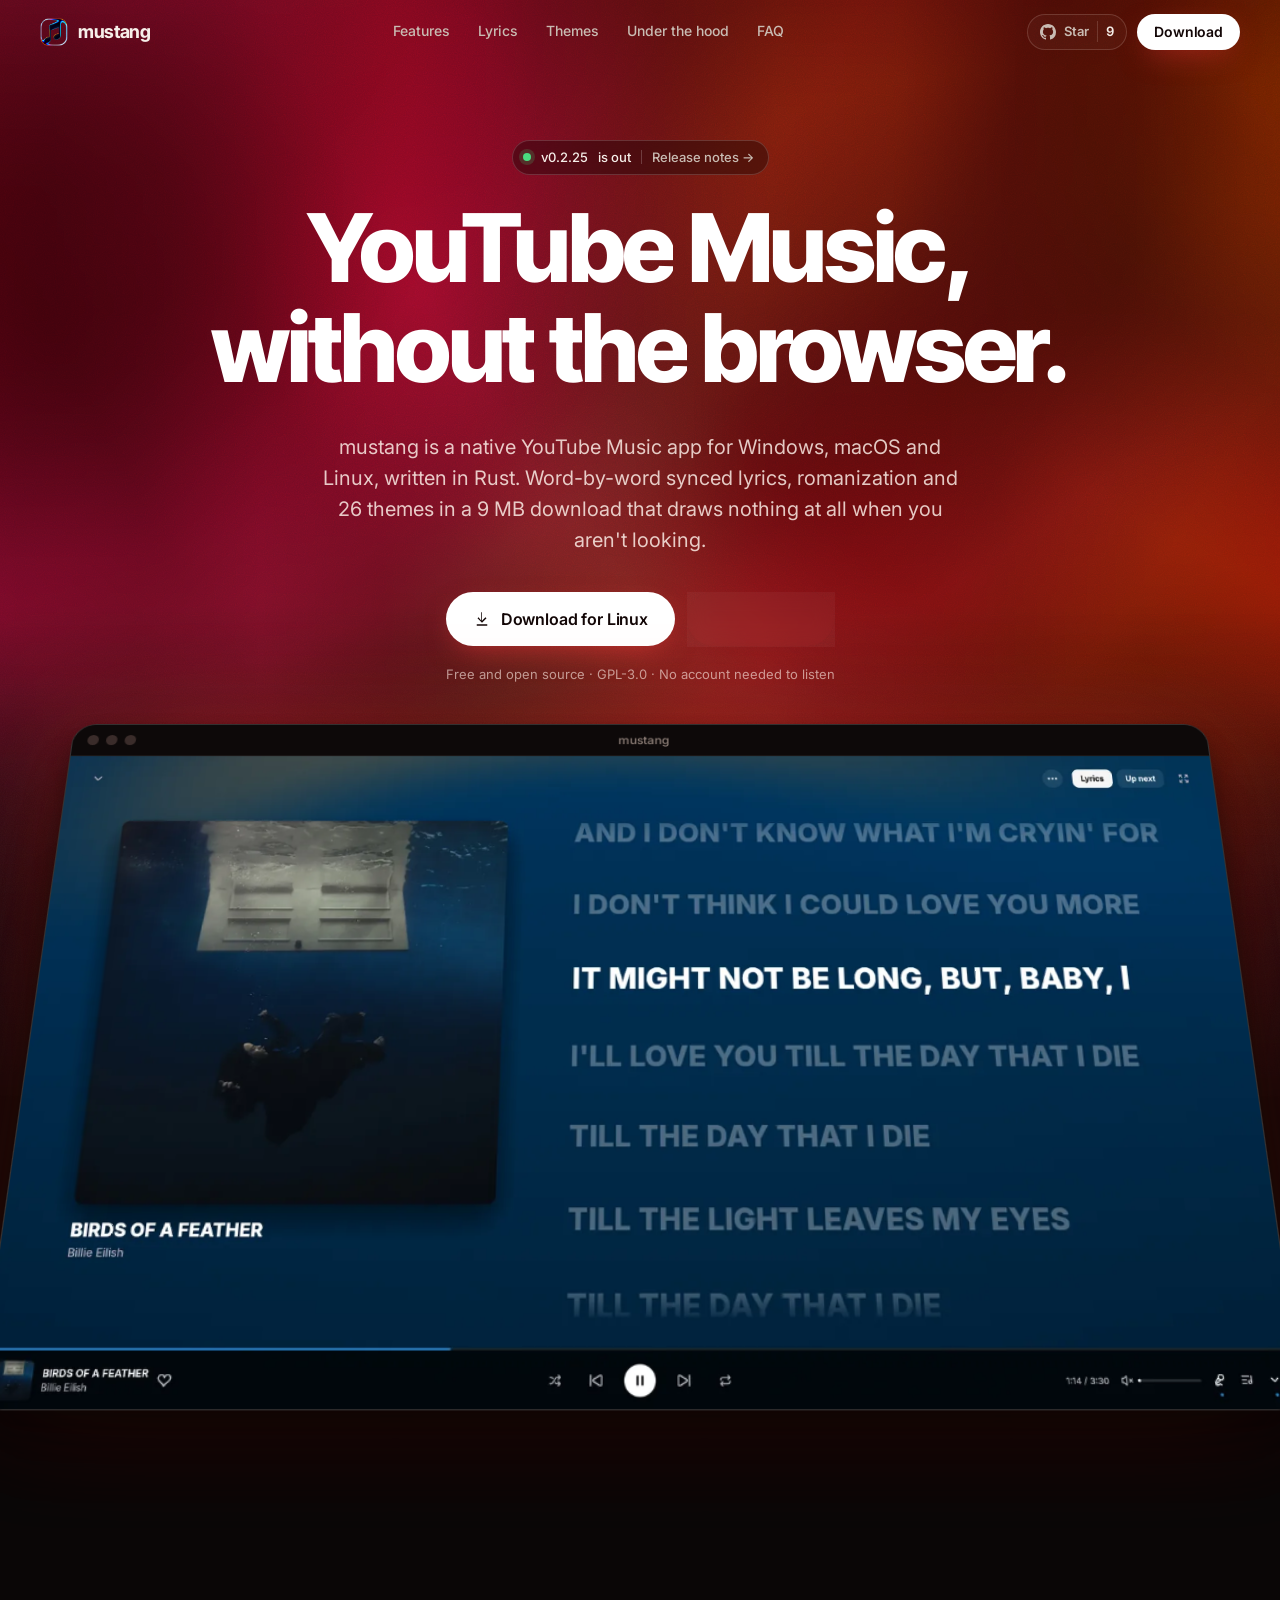
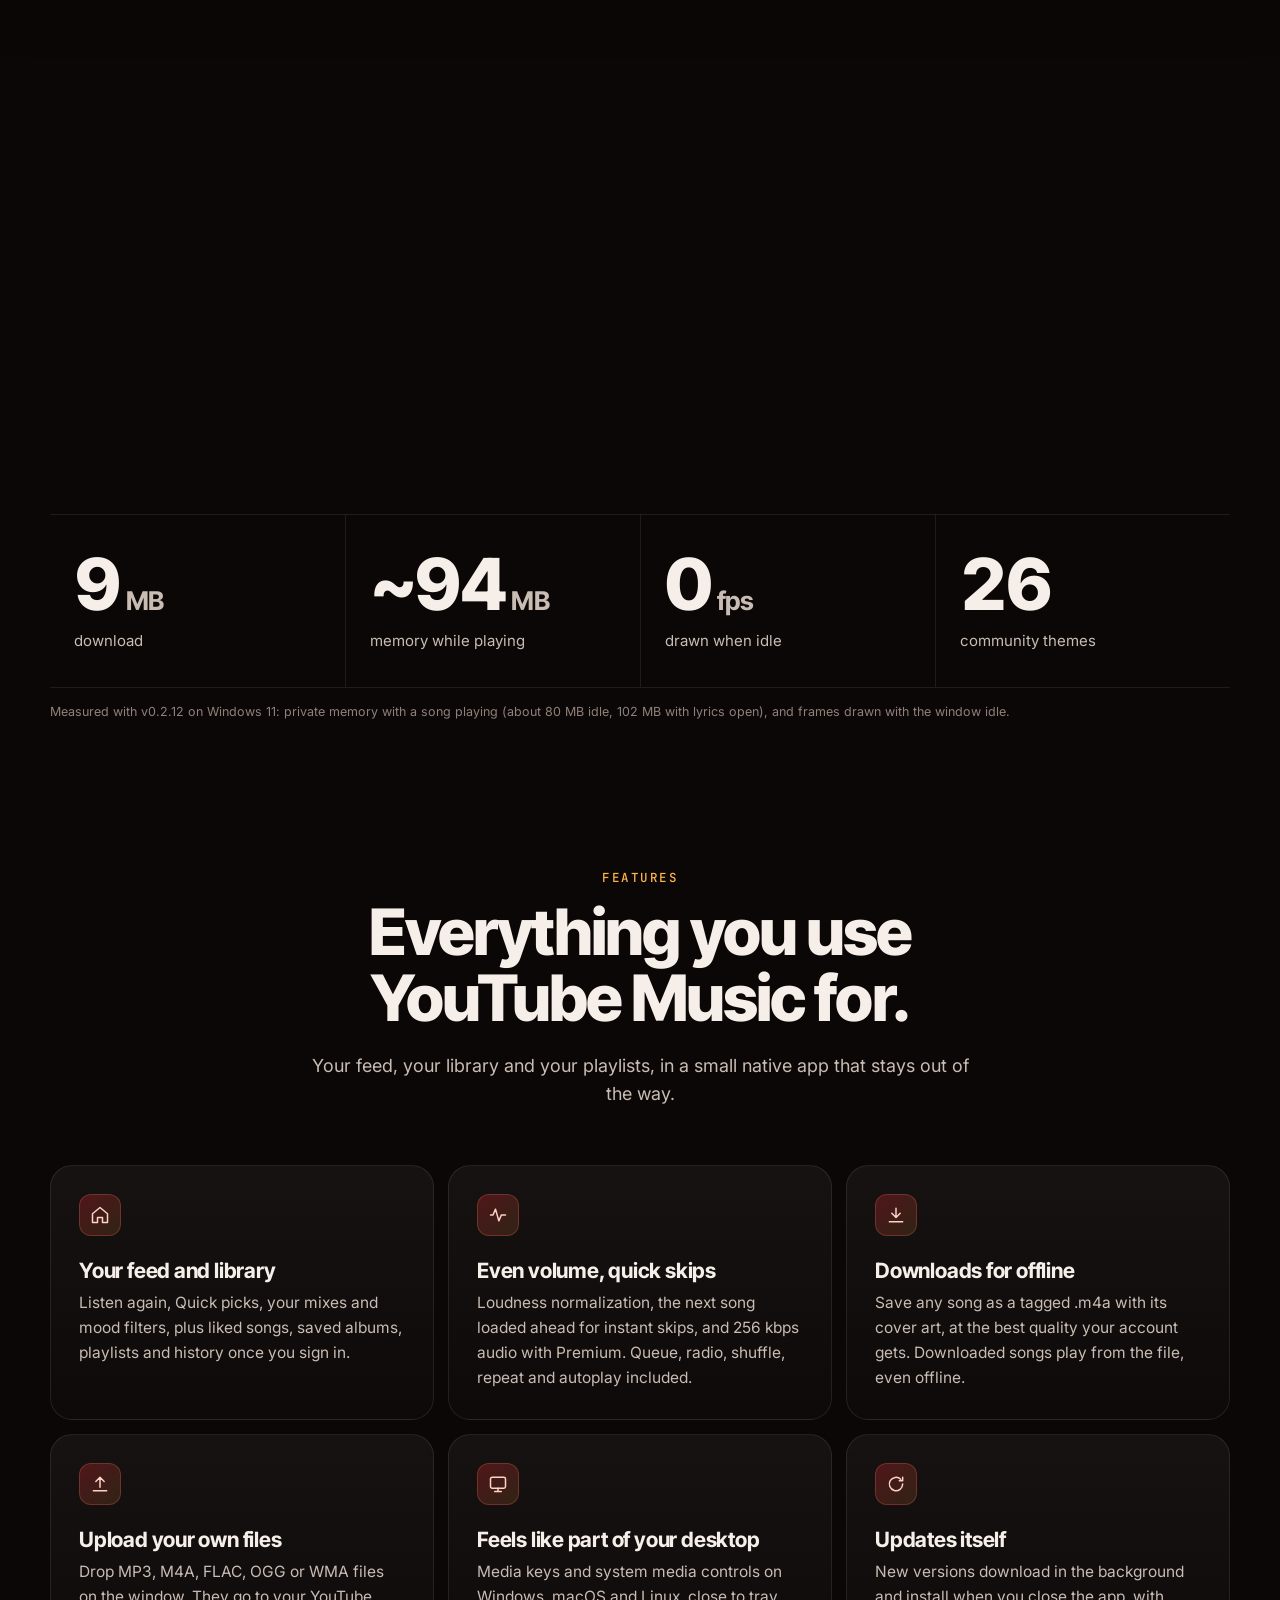
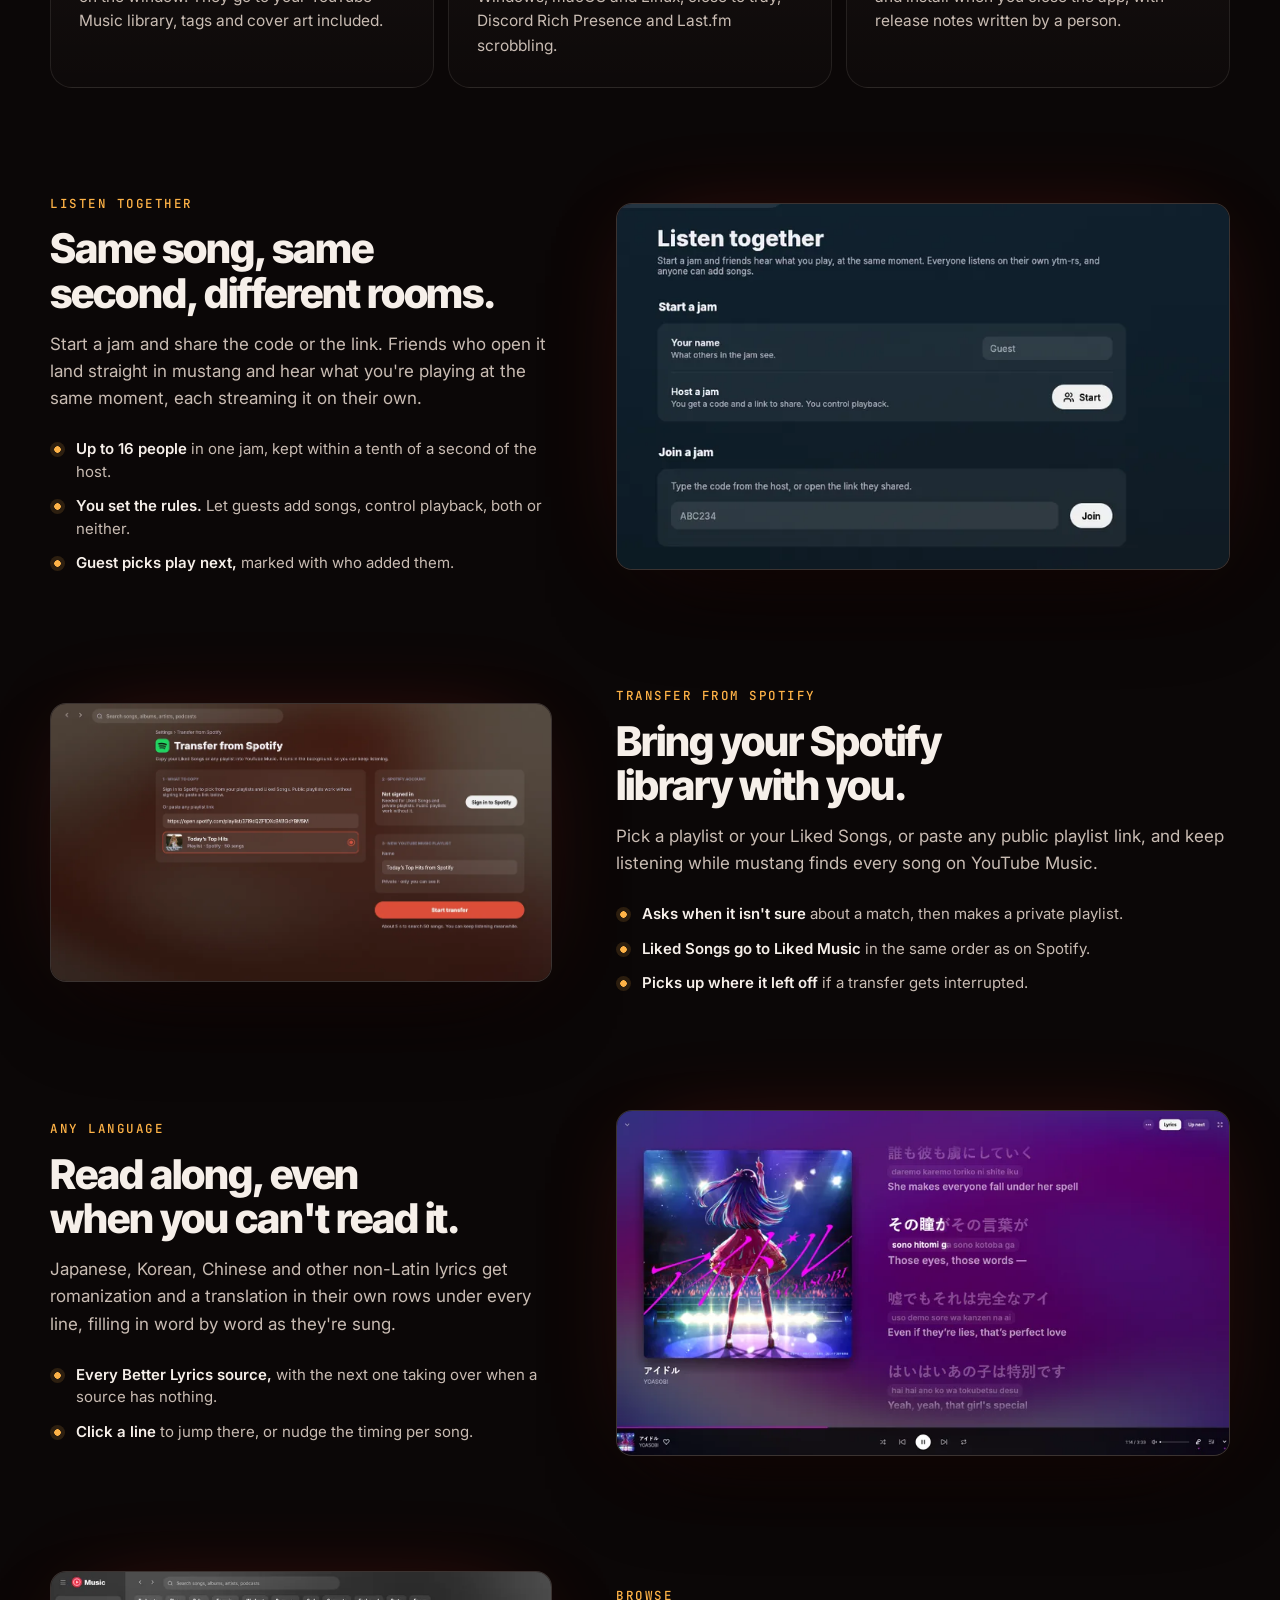
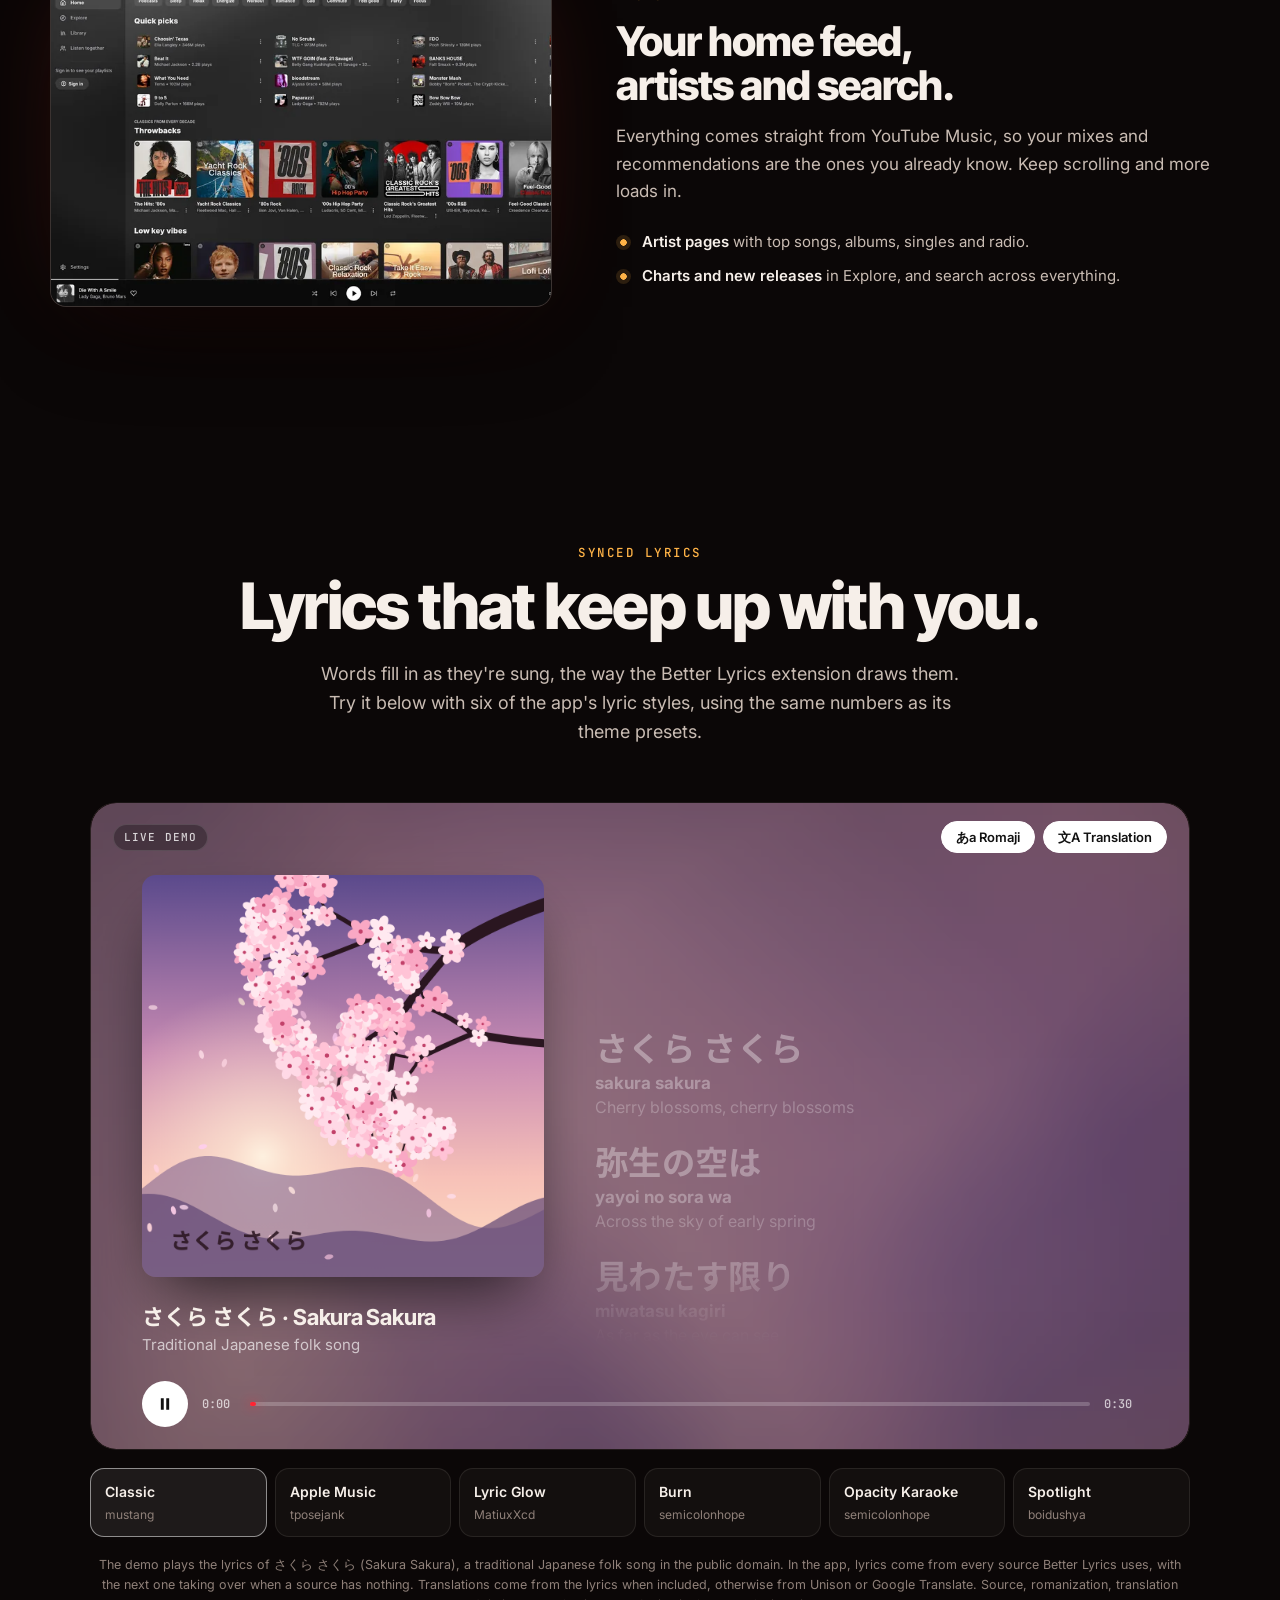
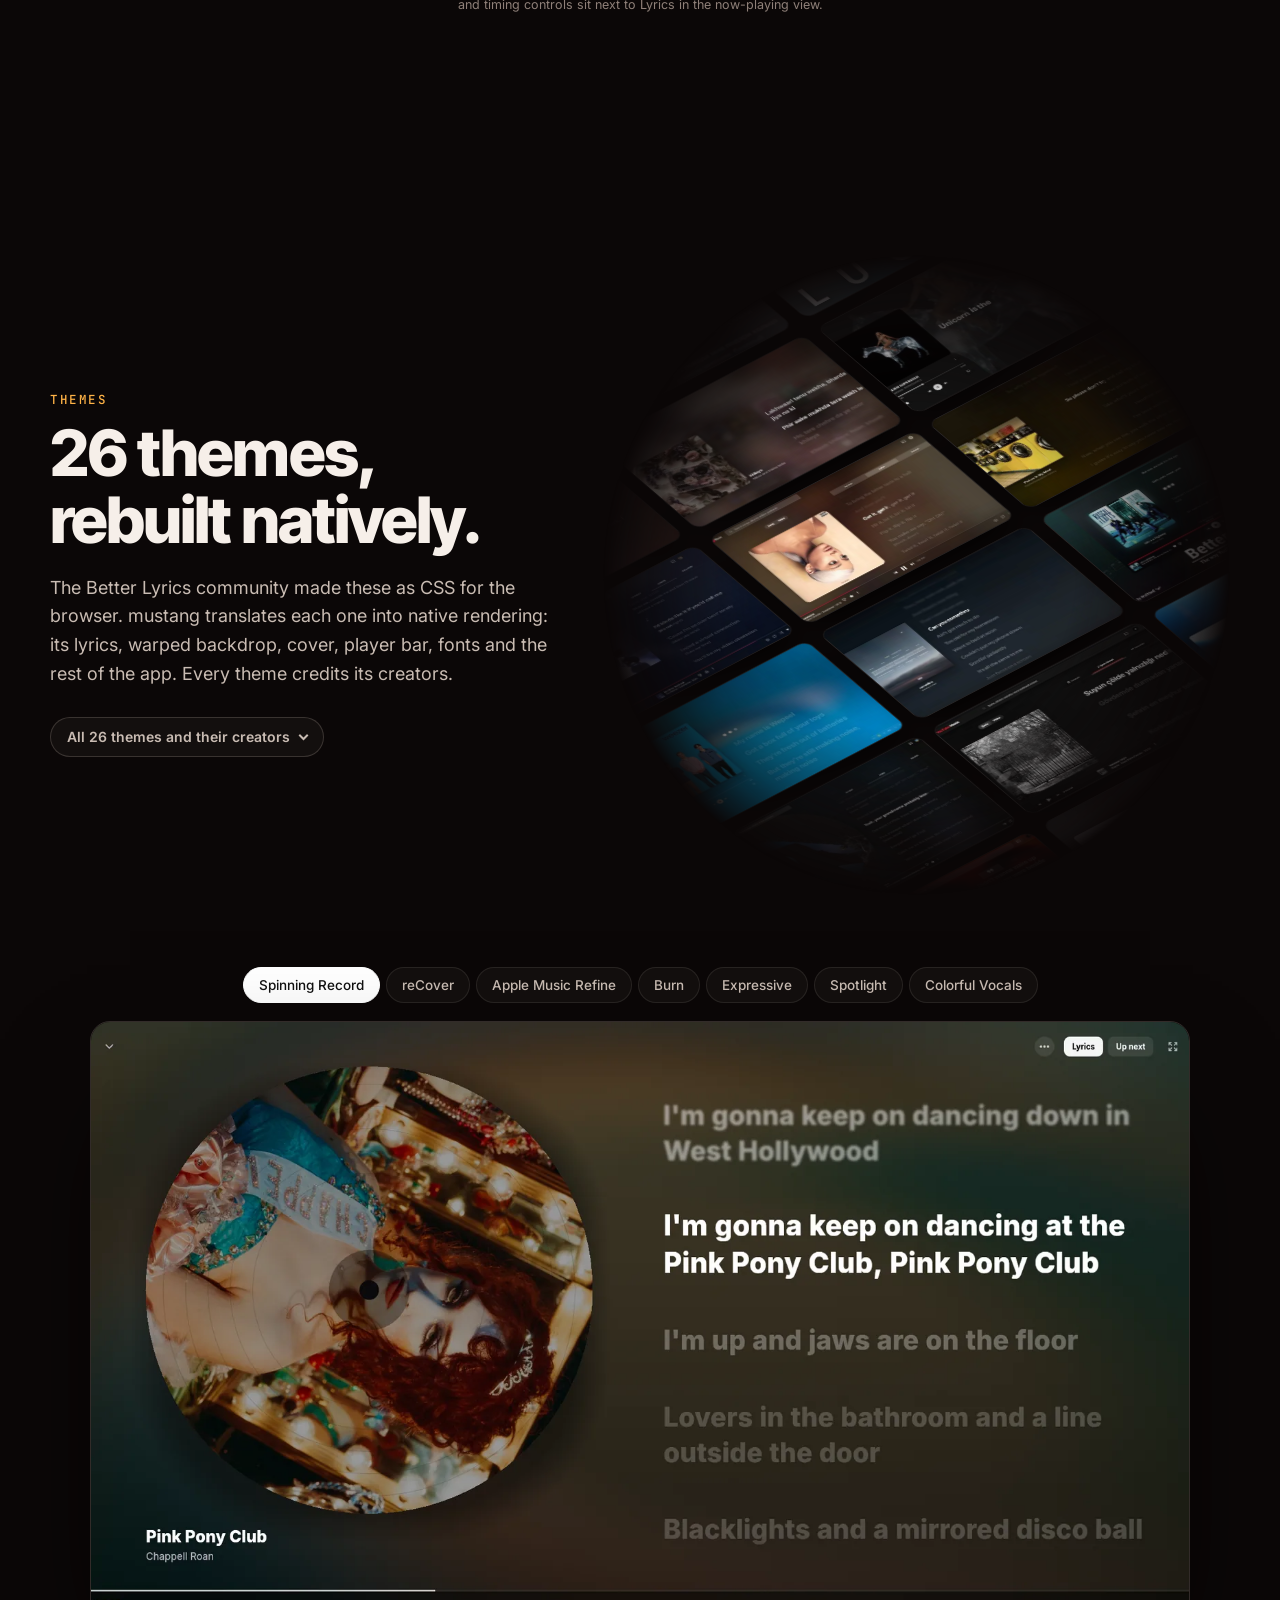
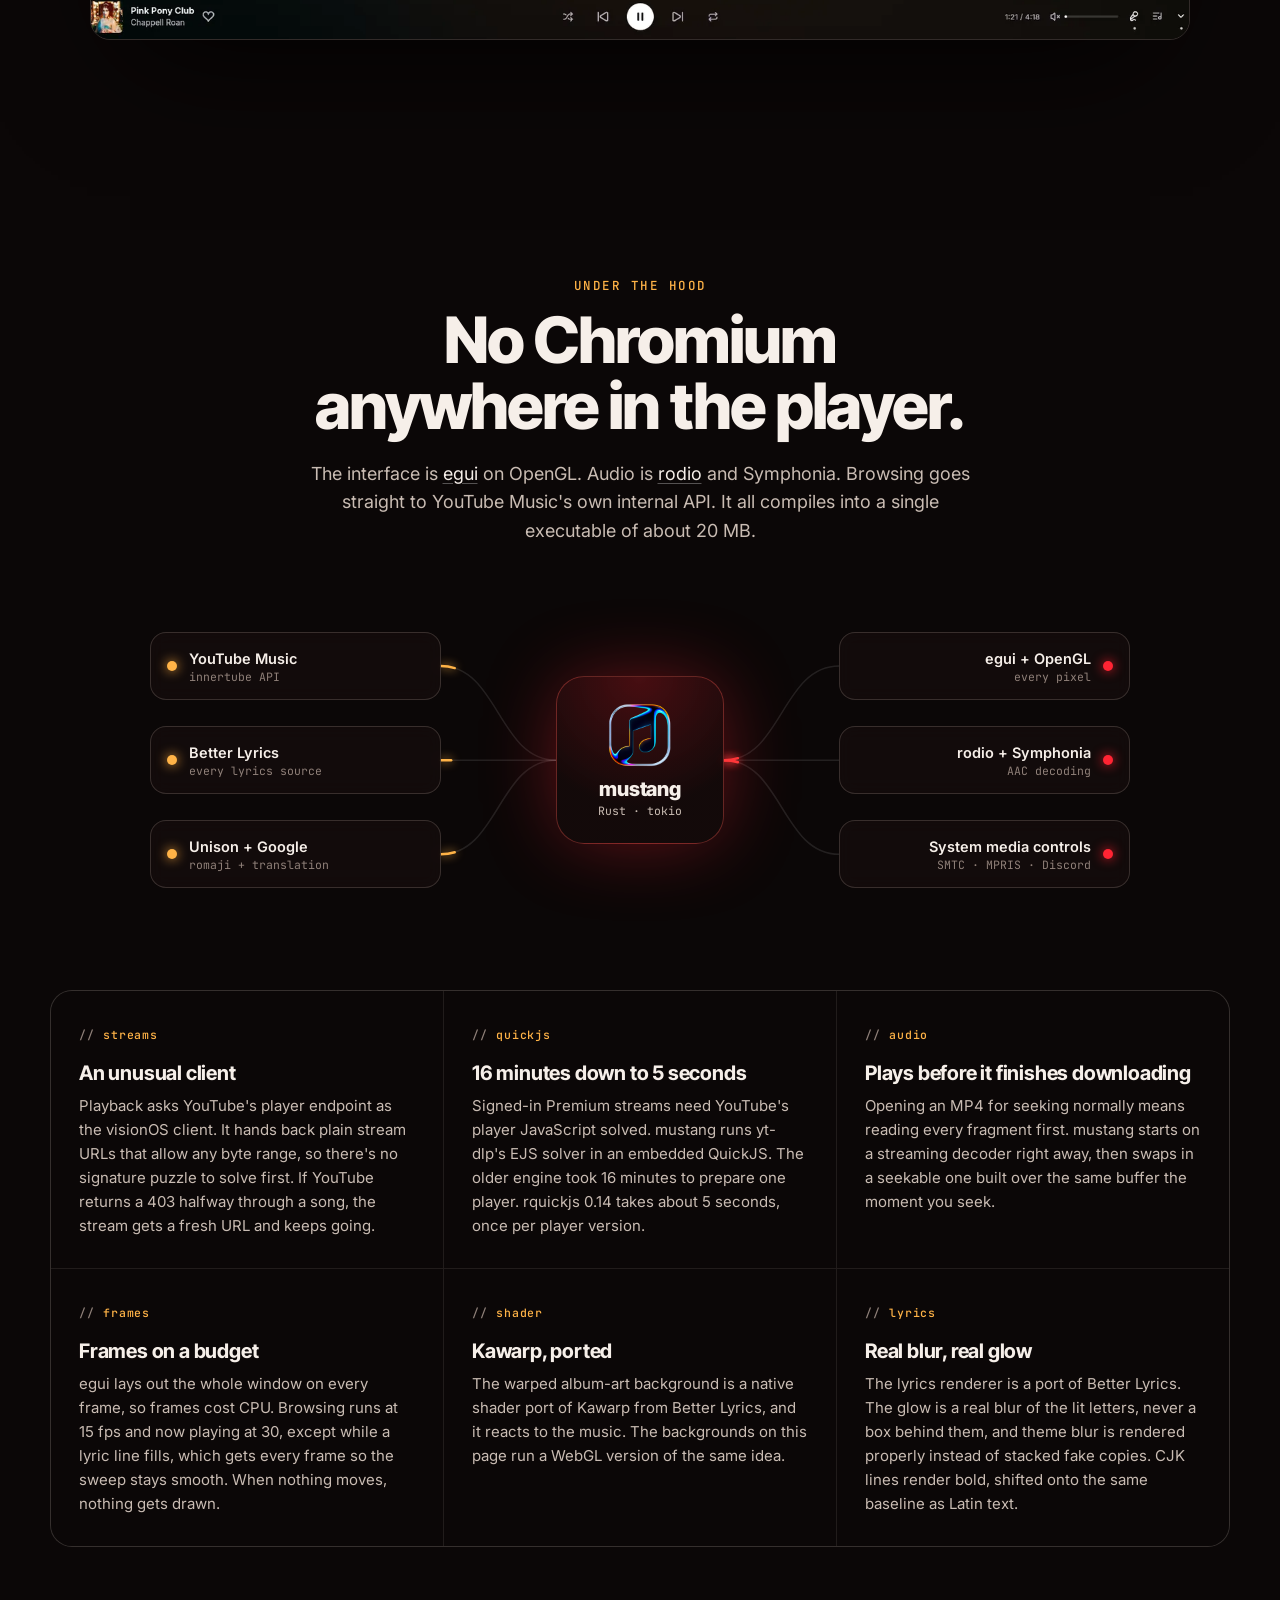
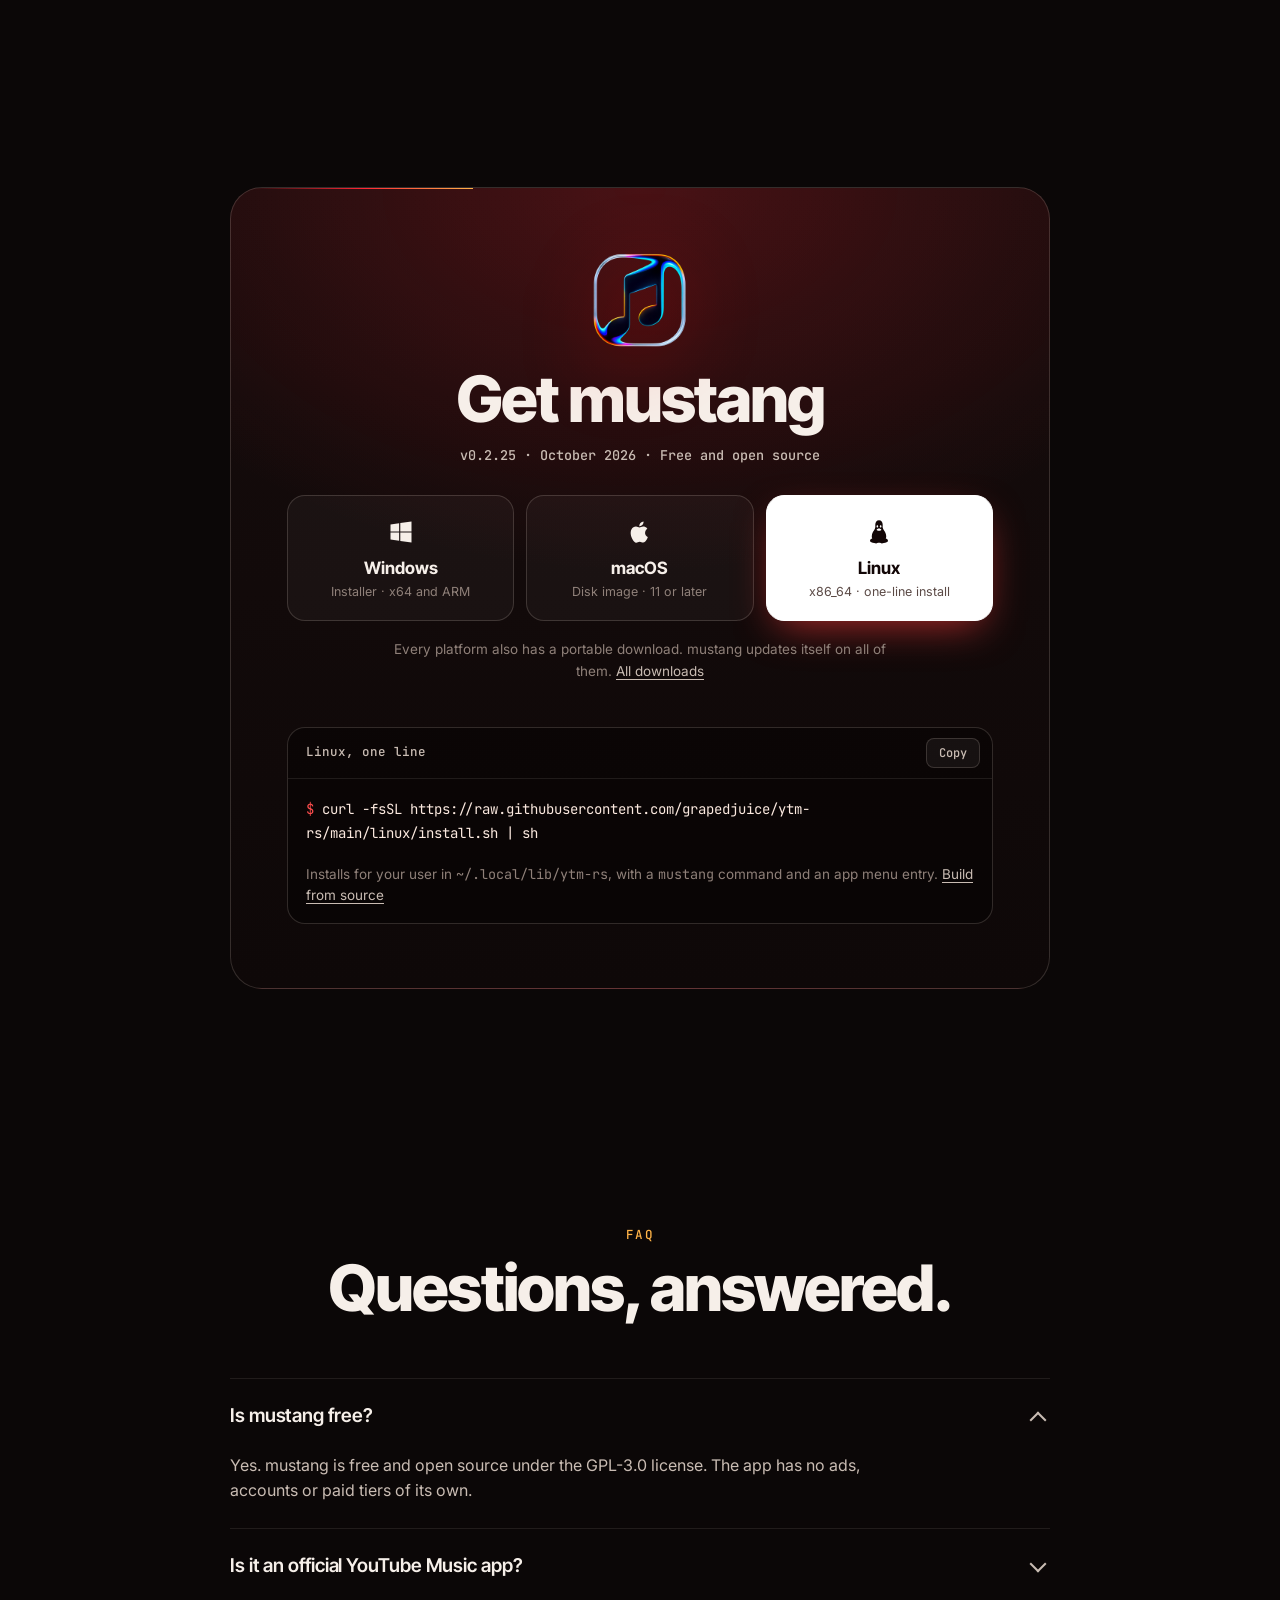
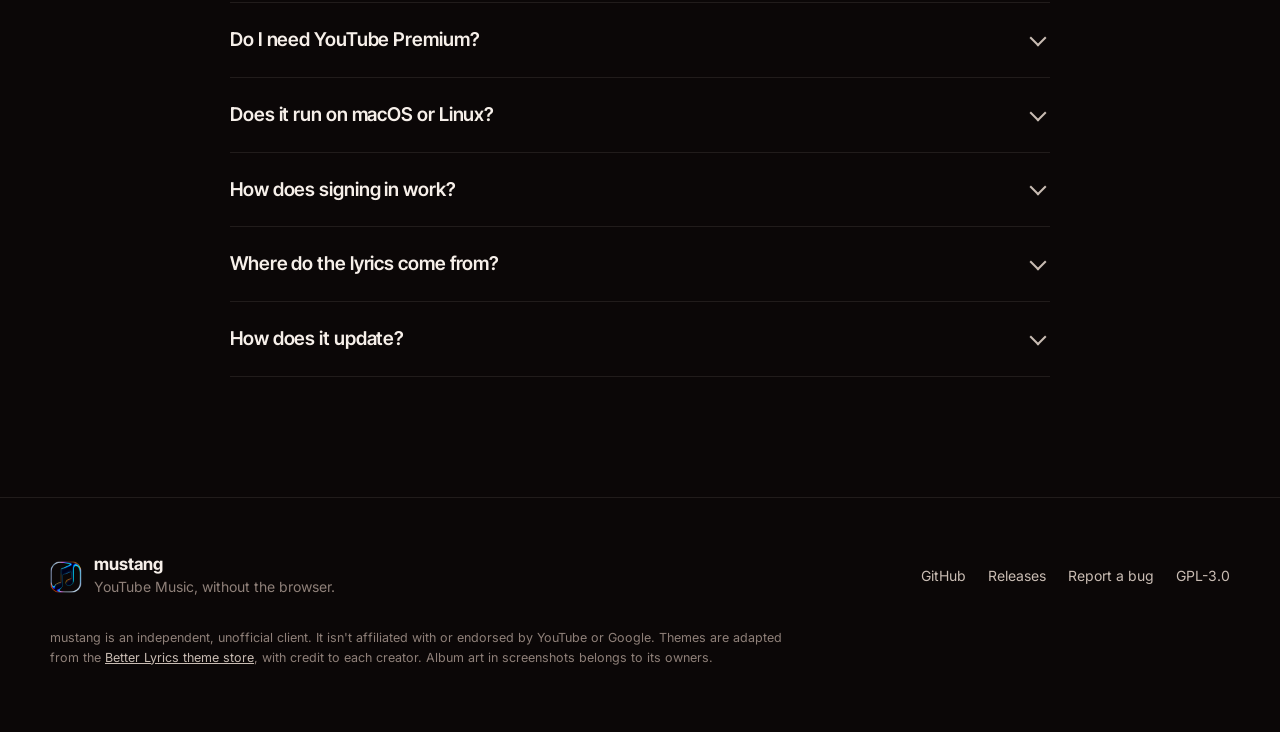
<file: site/index.html>
<!doctype html>
<html lang="en">
<head>
<meta charset="utf-8">
<meta name="viewport" content="width=device-width, initial-scale=1, viewport-fit=cover">
<title>mustang: a fast, native YouTube Music desktop app for Windows, macOS and Linux</title>
<meta name="description" content="mustang is a free, open-source YouTube Music desktop client written in Rust for Windows, macOS and Linux. A 9 MB download with word-by-word synced lyrics, romanization, 26 themes and no Electron.">
<meta name="keywords" content="YouTube Music desktop app, YouTube Music client, YouTube Music Windows, YouTube Music Mac, YouTube Music Linux, native YouTube Music player, Rust music player, egui, synced lyrics, romanized lyrics, Electron alternative, open source">
<link rel="canonical" href="https://grapedjuice.github.io/ytm-rs/">
<meta name="robots" content="index, follow, max-image-preview:large">
<meta name="author" content="grapedjuice">
<meta name="theme-color" content="#0b0707">
<meta name="color-scheme" content="dark">

<meta property="og:type" content="website">
<meta property="og:site_name" content="mustang">
<meta property="og:title" content="mustang: YouTube Music, without the browser">
<meta property="og:description" content="A native YouTube Music desktop app for Windows, macOS and Linux, written in Rust. Word-by-word synced lyrics with romanization, 26 themes, free and open source.">
<meta property="og:url" content="https://grapedjuice.github.io/ytm-rs/">
<meta property="og:image" content="https://grapedjuice.github.io/ytm-rs/og.png">
<meta property="og:image:width" content="1200">
<meta property="og:image:height" content="630">
<meta property="og:image:alt" content="mustang, a native YouTube Music app, showing synced Japanese lyrics with romanization">
<meta name="twitter:card" content="summary_large_image">
<meta name="twitter:title" content="mustang: YouTube Music, without the browser">
<meta name="twitter:description" content="A native YouTube Music desktop app for Windows, macOS and Linux, written in Rust. Word-by-word lyrics, 26 themes, open source.">
<meta name="twitter:image" content="https://grapedjuice.github.io/ytm-rs/og.png">

<link rel="icon" href="favicon.ico" sizes="any">
<link rel="icon" type="image/png" sizes="32x32" href="favicon-32.png">
<link rel="apple-touch-icon" href="apple-touch-icon.png">
<link rel="manifest" href="site.webmanifest">

<link rel="preconnect" href="https://fonts.googleapis.com">
<link rel="preconnect" href="https://fonts.gstatic.com" crossorigin>
<link rel="stylesheet" href="https://fonts.googleapis.com/css2?family=Inter+Tight:wght@600;700;800;900&family=Inter:wght@400;500;600;700&family=JetBrains+Mono:wght@400;500&display=swap">
<link rel="stylesheet" href="https://fonts.googleapis.com/css2?family=Noto+Sans+JP:wght@500;700&display=swap&text=%E3%81%82%E3%81%84%E3%81%8B%E3%81%8F%E3%81%95%E3%81%96%E3%81%99%E3%81%9A%E3%81%9E%E3%81%9F%E3%81%AB%E3%81%AE%E3%81%AF%E3%81%BF%E3%82%84%E3%82%86%E3%82%89%E3%82%8A%E3%82%8B%E3%82%8F%E3%82%93%E5%87%BA%E5%8C%82%E5%BC%A5%E6%96%87%E7%94%9F%E7%A9%BA%E8%A6%8B%E9%99%90%E9%9B%B2A">
<link rel="stylesheet" href="vendor/lenis.css?v=__V__">
<link rel="stylesheet" href="styles.css?v=__V__">
<link rel="preload" as="image" href="img/app/now-playing-1600.webp" imagesrcset="img/app/now-playing-800.webp 800w, img/app/now-playing-1600.webp 1600w" imagesizes="(max-width: 1100px) 100vw, 1100px">

<script type="application/ld+json">
{
  "@context": "https://schema.org",
  "@graph": [
    {
      "@type": "SoftwareApplication",
      "@id": "https://grapedjuice.github.io/ytm-rs/#app",
      "name": "mustang",
      "alternateName": "mustang YouTube Music client",
      "description": "A fast, lightweight, native YouTube Music desktop client written in Rust with egui and rodio. Word-by-word synced lyrics with romanization and translation, 26 themes, 256 kbps audio with Premium, uploads, listening together, Spotify playlist transfer, Discord Rich Presence and automatic updates.",
      "applicationCategory": "MultimediaApplication",
      "applicationSubCategory": "Music player",
      "operatingSystem": "Windows, macOS, Linux",
      "softwareVersion": "0.2.25",
      "url": "https://grapedjuice.github.io/ytm-rs/",
      "downloadUrl": "https://github.com/grapedjuice/ytm-rs/releases/latest",
      "installUrl": "https://github.com/grapedjuice/ytm-rs/releases/latest",
      "license": "https://www.gnu.org/licenses/gpl-3.0.html",
      "isAccessibleForFree": true,
      "image": "https://grapedjuice.github.io/ytm-rs/og.png",
      "screenshot": [
        "https://grapedjuice.github.io/ytm-rs/img/app/now-playing-1600.webp",
        "https://grapedjuice.github.io/ytm-rs/img/app/jp-1600.webp",
        "https://grapedjuice.github.io/ytm-rs/img/app/spinning-record-1600.webp"
      ],
      "offers": { "@type": "Offer", "price": "0", "priceCurrency": "USD" },
      "author": { "@type": "Person", "name": "grapedjuice", "url": "https://github.com/grapedjuice" },
      "sameAs": ["https://github.com/grapedjuice/ytm-rs"]
    },
    {
      "@type": "SoftwareSourceCode",
      "name": "mustang",
      "codeRepository": "https://github.com/grapedjuice/ytm-rs",
      "programmingLanguage": "Rust",
      "license": "https://www.gnu.org/licenses/gpl-3.0.html",
      "targetProduct": { "@id": "https://grapedjuice.github.io/ytm-rs/#app" }
    },
    {
      "@type": "WebSite",
      "name": "mustang",
      "url": "https://grapedjuice.github.io/ytm-rs/"
    },
    {
      "@type": "FAQPage",
      "mainEntity": [
        { "@type": "Question", "name": "Is mustang free?", "acceptedAnswer": { "@type": "Answer", "text": "Yes. mustang is free and open source under the GPL-3.0 license. There are no ads, accounts or paid tiers in the app itself." } },
        { "@type": "Question", "name": "Is mustang an official YouTube Music app?", "acceptedAnswer": { "@type": "Answer", "text": "No. mustang is an unofficial client built by an independent developer. It talks to the same services music.youtube.com uses, so changes on YouTube's side can occasionally affect playback, sign-in or lyrics." } },
        { "@type": "Question", "name": "Do I need YouTube Premium to use mustang?", "acceptedAnswer": { "@type": "Answer", "text": "No. You can browse, search and play without signing in. Signing in unlocks your home feed, library, likes and history. If your account has Premium, Premium-only songs play natively and everything plays at 256 kbps." } },
        { "@type": "Question", "name": "Does mustang run on macOS or Linux?", "acceptedAnswer": { "@type": "Answer", "text": "Yes. Every release has a Windows installer, a macOS disk image for Apple silicon and Intel (macOS 11 or later), and a Linux build with a one-line installer. Each platform also has a portable download." } },
        { "@type": "Question", "name": "Where do the synced lyrics come from?", "acceptedAnswer": { "@type": "Answer", "text": "Synced lyrics come from every source the Better Lyrics extension uses, including Better Lyrics, Unison, Musixmatch and LRCLib. If one has nothing for a song, the next takes over. Romanization and translations for Japanese, Korean, Chinese and other non-Latin lyrics come from the lyrics when they include them, otherwise from Unison or Google Translate." } },
        { "@type": "Question", "name": "How does mustang update?", "acceptedAnswer": { "@type": "Answer", "text": "The installed app checks GitHub for new releases, downloads them in the background and installs when you close it. You can also restart to update right away, or turn updates off in Settings." } }
      ]
    }
  ]
}
</script>
</head>
<body>
<a class="skip" href="#main">Skip to content</a>

<header class="nav" id="nav">
  <a class="nav__brand" href="#top" aria-label="mustang home">
    <img src="icon-192.png" alt="" width="28" height="28">
    <span>mustang</span>
  </a>
  <nav class="nav__links" aria-label="Sections">
    <a href="#features">Features</a>
    <a href="#lyrics">Lyrics</a>
    <a href="#themes">Themes</a>
    <a href="#engine">Under the hood</a>
    <a href="#faq">FAQ</a>
  </nav>
  <div class="nav__actions">
    <a class="gh-pill" href="https://github.com/grapedjuice/ytm-rs" rel="noopener" aria-label="mustang on GitHub">
      <svg viewBox="0 0 16 16" width="16" height="16" aria-hidden="true"><path fill="currentColor" d="M8 0C3.58 0 0 3.58 0 8c0 3.54 2.29 6.53 5.47 7.59.4.07.55-.17.55-.38 0-.19-.01-.82-.01-1.49-2.01.37-2.53-.49-2.69-.94-.09-.23-.48-.94-.82-1.13-.28-.15-.68-.52-.01-.53.63-.01 1.08.58 1.23.82.72 1.21 1.87.87 2.33.66.07-.52.28-.87.51-1.07-1.78-.2-3.64-.89-3.64-3.95 0-.87.31-1.59.82-2.15-.08-.2-.36-1.02.08-2.12 0 0 .67-.21 2.2.82.64-.18 1.32-.27 2-.27.68 0 1.36.09 2 .27 1.53-1.04 2.2-.82 2.2-.82.44 1.1.16 1.92.08 2.12.51.56.82 1.27.82 2.15 0 3.07-1.87 3.75-3.65 3.95.29.25.54.73.54 1.48 0 1.07-.01 1.93-.01 2.2 0 .21.15.46.55.38A8.013 8.013 0 0016 8c0-4.42-3.58-8-8-8z"/></svg>
      <span class="gh-pill__label">Star</span>
      <span class="gh-pill__count" data-stars>9</span>
    </a>
    <a class="btn btn--sm btn--primary" href="#download">Download</a>
  </div>
</header>

<main id="main">

<!-- ============ HERO ============ -->
<section class="hero" id="top" aria-labelledby="hero-title">
  <canvas class="hero__bg" data-warp="hero" aria-hidden="true"></canvas>
  <div class="hero__grain" aria-hidden="true"></div>
  <div class="hero__inner">
    <a class="chip" href="https://github.com/grapedjuice/ytm-rs/releases/latest" rel="noopener">
      <span class="chip__dot"></span>
      <span data-version>v0.2.25</span> is out
      <span class="chip__sep"></span>
      <span class="chip__more">Release notes →</span>
    </a>
    <h1 class="hero__title karaoke" id="hero-title">
      <span class="kline"><span class="kw">YouTube</span> <span class="kw">Music,</span></span>
      <span class="kline"><span class="kw">without</span> <span class="kw">the</span> <span class="kw">browser.</span></span>
    </h1>
    <p class="hero__sub">
      mustang is a native YouTube Music app for Windows, macOS and Linux, written in Rust. Word-by-word synced lyrics, romanization and 26 themes in a 9&nbsp;MB download that draws nothing at all when you aren't looking.
    </p>
    <div class="hero__cta">
      <a class="btn btn--primary btn--lg" href="#download" data-dl>
        <svg viewBox="0 0 24 24" width="18" height="18" aria-hidden="true"><path fill="currentColor" d="M12 3v11.17l4.59-4.58L18 11l-6 6-6-6 1.41-1.41L11 14.17V3zM5 19h14v2H5z"/></svg>
        <span data-os-label>Download</span>
      </a>
      <a class="btn btn--ghost btn--lg" href="https://github.com/grapedjuice/ytm-rs" rel="noopener">View source</a>
    </div>
    <p class="hero__meta">Free and open source · GPL-3.0 · No account needed to listen</p>
  </div>

  <div class="scrollframe" data-scrollframe>
    <div class="scrollframe__stage">
      <figure class="device" data-device>
        <div class="device__bar" aria-hidden="true"><i></i><i></i><i></i><span>mustang</span></div>
        <img src="img/app/now-playing-1600.webp" srcset="img/app/now-playing-800.webp 800w, img/app/now-playing-1600.webp 1600w" sizes="(max-width: 1100px) 100vw, 1100px" width="1600" height="881" alt="mustang now playing BIRDS OF A FEATHER by Billie Eilish, with word-by-word synced lyrics over an animated album-art background" fetchpriority="high">
      </figure>
    </div>
  </div>
</section>

<!-- ============ STATS ============ -->
<section class="stats" aria-label="By the numbers">
  <div class="stats__grid">
    <div class="stat"><span class="stat__num"><b data-tick="9">0</b><small>MB</small></span><span class="stat__label">download</span></div>
    <div class="stat"><span class="stat__num"><b data-tick="94" data-prefix="~">0</b><small>MB</small></span><span class="stat__label">memory while playing</span></div>
    <div class="stat"><span class="stat__num"><b data-tick="0">0</b><small>fps</small></span><span class="stat__label">drawn when idle</span></div>
    <div class="stat"><span class="stat__num"><b data-tick="26">0</b></span><span class="stat__label">community themes</span></div>
  </div>
  <p class="stats__note">Measured with v0.2.12 on Windows 11: private memory with a song playing (about 80&nbsp;MB idle, 102&nbsp;MB with lyrics open), and frames drawn with the window idle.</p>
</section>

<!-- ============ FEATURES ============ -->
<section class="section" id="features" aria-labelledby="features-title">
  <div class="section__head">
    <p class="eyebrow">Features</p>
    <h2 id="features-title">Everything you use YouTube Music for.</h2>
    <p class="lede">Your feed, your library and your playlists, in a small native app that stays out of the way.</p>
  </div>

  <div class="bento">
    <article class="card" data-glow>
      <span class="card__icon" aria-hidden="true"><svg viewBox="0 0 24 24"><path d="M3 10.5 12 3l9 7.5V21h-6v-6H9v6H3z"/></svg></span>
      <h3>Your feed and library</h3>
      <p>Listen again, Quick picks, your mixes and mood filters, plus liked songs, saved albums, playlists and history once you sign in.</p>
    </article>
    <article class="card" data-glow>
      <span class="card__icon" aria-hidden="true"><svg viewBox="0 0 24 24"><path d="M3 12h3l3-7 4 14 3-7h5"/></svg></span>
      <h3>Even volume, quick skips</h3>
      <p>Loudness normalization, the next song loaded ahead for instant skips, and 256 kbps audio with Premium. Queue, radio, shuffle, repeat and autoplay included.</p>
    </article>
    <article class="card" data-glow>
      <span class="card__icon" aria-hidden="true"><svg viewBox="0 0 24 24"><path d="M12 4v11m0 0-5-5m5 5 5-5M4 20h16"/></svg></span>
      <h3>Downloads for offline</h3>
      <p>Save any song as a tagged .m4a with its cover art, at the best quality your account gets. Downloaded songs play from the file, even offline.</p>
    </article>
    <article class="card" data-glow>
      <span class="card__icon" aria-hidden="true"><svg viewBox="0 0 24 24"><path d="M12 16V4m0 0-5 5m5-5 5 5M4 20h16"/></svg></span>
      <h3>Upload your own files</h3>
      <p>Drop MP3, M4A, FLAC, OGG or WMA files on the window. They go to your YouTube Music library, tags and cover art included.</p>
    </article>
    <article class="card" data-glow>
      <span class="card__icon" aria-hidden="true"><svg viewBox="0 0 24 24"><rect x="3" y="4" width="18" height="13" rx="2"/><path d="M8 21h8M12 17v4"/></svg></span>
      <h3>Feels like part of your desktop</h3>
      <p>Media keys and system media controls on Windows, macOS and Linux, close to tray, Discord Rich Presence and Last.fm scrobbling.</p>
    </article>
    <article class="card" data-glow>
      <span class="card__icon" aria-hidden="true"><svg viewBox="0 0 24 24"><path d="M20 12a8 8 0 1 1-2.34-5.66M20 4v4h-4"/></svg></span>
      <h3>Updates itself</h3>
      <p>New versions download in the background and install when you close the app, with release notes written by a person.</p>
    </article>
  </div>

  <div class="rows">
    <article class="row">
      <div class="row__copy">
        <p class="eyebrow">Listen together</p>
        <h3>Same song, same second, different rooms.</h3>
        <p>Start a jam and share the code or the link. Friends who open it land straight in mustang and hear what you're playing at the same moment, each streaming it on their own.</p>
        <ul class="feat__list">
          <li><b>Up to 16 people</b> in one jam, kept within a tenth of a second of the host.</li>
          <li><b>You set the rules.</b> Let guests add songs, control playback, both or neither.</li>
          <li><b>Guest picks play next,</b> marked with who added them.</li>
        </ul>
      </div>
      <figure class="row__shot">
        <img src="img/app/jam-770.webp" srcset="img/app/jam-385.webp 385w, img/app/jam-770.webp 770w" sizes="(max-width: 900px) 92vw, 620px" width="770" height="459" loading="lazy" alt="The Listen together page in mustang: host a jam with your name, or join one with a code">
      </figure>
    </article>

    <article class="row row--flip">
      <div class="row__copy">
        <p class="eyebrow">Transfer from Spotify</p>
        <h3>Bring your Spotify library with you.</h3>
        <p>Pick a playlist or your Liked Songs, or paste any public playlist link, and keep listening while mustang finds every song on YouTube Music.</p>
        <ul class="feat__list">
          <li><b>Asks when it isn't sure</b> about a match, then makes a private playlist.</li>
          <li><b>Liked Songs go to Liked Music</b> in the same order as on Spotify.</li>
          <li><b>Picks up where it left off</b> if a transfer gets interrupted.</li>
        </ul>
      </div>
      <figure class="row__shot">
        <img src="img/app/transfer-1105.webp" srcset="img/app/transfer-553.webp 553w, img/app/transfer-1105.webp 1105w" sizes="(max-width: 900px) 92vw, 620px" width="1105" height="612" loading="lazy" alt="The Transfer from Spotify page in mustang with a public playlist link pasted in, Today&apos;s Top Hits picked, and the new YouTube Music playlist named after it">
      </figure>
    </article>

    <article class="row">
      <div class="row__copy">
        <p class="eyebrow">Any language</p>
        <h3>Read along, even when you can't read it.</h3>
        <p>Japanese, Korean, Chinese and other non-Latin lyrics get romanization and a translation in their own rows under every line, filling in word by word as they're sung.</p>
        <ul class="feat__list">
          <li><b>Every Better Lyrics source,</b> with the next one taking over when a source has nothing.</li>
          <li><b>Click a line</b> to jump there, or nudge the timing per song.</li>
        </ul>
      </div>
      <figure class="row__shot">
        <img src="img/app/jp-1600.webp" srcset="img/app/jp-800.webp 800w, img/app/jp-1600.webp 1600w" sizes="(max-width: 900px) 92vw, 620px" width="1600" height="900" loading="lazy" alt="Now playing アイドル (Idol) by YOASOBI, with Japanese lyrics filling word by word, romaji in a pill and an English translation under each line">
      </figure>
    </article>

    <article class="row row--flip">
      <div class="row__copy">
        <p class="eyebrow">Browse</p>
        <h3>Your home feed, artists and search.</h3>
        <p>Everything comes straight from YouTube Music, so your mixes and recommendations are the ones you already know. Keep scrolling and more loads in.</p>
        <ul class="feat__list">
          <li><b>Artist pages</b> with top songs, albums, singles and radio.</li>
          <li><b>Charts and new releases</b> in Explore, and search across everything.</li>
        </ul>
      </div>
      <figure class="row__shot">
        <img src="img/app/home-tall-1440.webp" srcset="img/app/home-tall-720.webp 720w, img/app/home-tall-1440.webp 1440w" sizes="(max-width: 900px) 92vw, 620px" width="1440" height="960" loading="lazy" alt="mustang home page with mood filters, Quick picks and throwback mixes">
      </figure>
    </article>
  </div>
</section>

<!-- ============ LYRICS DEMO ============ -->
<section class="section lyrics" id="lyrics" aria-labelledby="lyrics-title">
  <div class="section__head">
    <p class="eyebrow">Synced lyrics</p>
    <h2 id="lyrics-title">Lyrics that keep up with you.</h2>
    <p class="lede">Words fill in as they're sung, the way the Better Lyrics extension draws them. Try it below with six of the app's lyric styles, using the same numbers as its theme presets.</p>
  </div>

  <div class="player" data-player data-theme="classic">
    <canvas class="player__bg" data-warp="player" aria-hidden="true"></canvas>
    <div class="player__scrim" aria-hidden="true"></div>
    <div class="player__top">
      <span class="player__badge">Live demo</span>
      <div class="player__toggles">
        <button class="pill" type="button" data-toggle="romaji" aria-pressed="true">あa Romaji</button>
        <button class="pill" type="button" data-toggle="trans" aria-pressed="true">文A Translation</button>
      </div>
    </div>
    <div class="player__body">
      <div class="player__art">
        <canvas class="player__cover" data-cover width="512" height="512" role="img" aria-label="Cherry blossom artwork for Sakura Sakura"></canvas>
        <div class="player__meta">
          <strong lang="ja">さくら さくら <span lang="en">· Sakura Sakura</span></strong>
          <span>Traditional Japanese folk song</span>
        </div>
      </div>
      <div class="player__lyrics" data-lyrics aria-live="off">
        <div class="lyr__track" data-track></div>
      </div>
    </div>
    <div class="player__bar">
      <button class="playbtn" type="button" data-play aria-label="Pause">
        <svg class="i-pause" viewBox="0 0 24 24" width="20" height="20" aria-hidden="true"><path fill="currentColor" d="M7 5h3.5v14H7zM13.5 5H17v14h-3.5z"/></svg>
        <svg class="i-play" viewBox="0 0 24 24" width="20" height="20" aria-hidden="true"><path fill="currentColor" d="M8 5.5v13l11-6.5z"/></svg>
      </button>
      <span class="player__time" data-time>0:00</span>
      <div class="player__progress" data-progress role="slider" aria-label="Seek" aria-valuemin="0" aria-valuemax="100" aria-valuenow="0" tabindex="0"><i data-fill></i></div>
      <span class="player__time" data-dur>0:30</span>
    </div>
  </div>

  <div class="themepick" role="radiogroup" aria-label="Lyric style">
    <button type="button" role="radio" aria-checked="true" data-style="classic"><b>Classic</b><span>mustang</span></button>
    <button type="button" role="radio" aria-checked="false" data-style="apple"><b>Apple Music</b><span>tposejank</span></button>
    <button type="button" role="radio" aria-checked="false" data-style="glow"><b>Lyric Glow</b><span>MatiuxXcd</span></button>
    <button type="button" role="radio" aria-checked="false" data-style="burn"><b>Burn</b><span>semicolonhope</span></button>
    <button type="button" role="radio" aria-checked="false" data-style="karaoke"><b>Opacity Karaoke</b><span>semicolonhope</span></button>
    <button type="button" role="radio" aria-checked="false" data-style="spotlight"><b>Spotlight</b><span>boidushya</span></button>
  </div>
  <p class="fineprint">The demo plays the lyrics of さくら さくら (Sakura Sakura), a traditional Japanese folk song in the public domain. In the app, lyrics come from every source Better Lyrics uses, with the next one taking over when a source has nothing. Translations come from the lyrics when included, otherwise from Unison or Google Translate. Source, romanization, translation and timing controls sit next to Lyrics in the now-playing view.</p>
</section>

<!-- ============ THEMES ============ -->
<section class="section themes" id="themes" aria-labelledby="themes-title">
  <div class="themes__split">
    <div class="themes__copy">
      <p class="eyebrow">Themes</p>
      <h2 id="themes-title">26 themes, rebuilt natively.</h2>
      <p class="lede">The Better Lyrics community made these as CSS for the browser. mustang translates each one into native rendering: its lyrics, warped backdrop, cover, player bar, fonts and the rest of the app. Every theme credits its creators.</p>
      <details class="themes__all">
      <summary>All 26 themes and their creators</summary>
      <ul class="themes__names" aria-label="Included themes">
        <li><b>Apple Music</b><span>tposejank</span></li>
        <li><b>Apple Music Refine</b><span>ankit008-mishra</span></li>
        <li><b>AppleTify</b><span>a-dogann</span></li>
        <li><b>Better-YTM</b><span>WolftheE</span></li>
        <li><b>Burn</b><span>semicolonhope</span></li>
        <li><b>Clarity</b><span>Al Farrizi</span></li>
        <li><b>Colorful Vocals</b><span>adaliea</span></li>
        <li><b>Darky</b><span>ankit008-mishra</span></li>
        <li><b>Dynamic Background</b><span>chengggit</span></li>
        <li><b>EqualTweaks</b><span>thejosuep</span></li>
        <li><b>Even Better Lyrics Plus</b><span>boidushya, noah</span></li>
        <li><b>Expressive</b><span>decipher3114</span></li>
        <li><b>Glassy Blur</b><span>ankit008-mishra</span></li>
        <li><b>Lucid</b><span>drago-oo</span></li>
        <li><b>Lyric Glow</b><span>MatiuxXcd</span></li>
        <li><b>Minimal</b><span>semicolonhope</span></li>
        <li><b>Minimalism Music</b><span>notacoderlols</span></li>
        <li><b>ModernPlayer</b><span>snw-mint</span></li>
        <li><b>Opacity Based Karaoke</b><span>semicolonhope</span></li>
        <li><b>reCover</b><span>mukeenanyafiq</span></li>
        <li><b>Spicy for YouTube Music</b><span>olafix52</span></li>
        <li><b>Spinning Record</b><span>Xtremerspro</span></li>
        <li><b>Spotifont</b><span>mukeenanyafiq</span></li>
        <li><b>Spotlight</b><span>boidushya</span></li>
        <li><b>Sustain</b><span>boidushya</span></li>
        <li><b>YouTube TV</b><span>mukeenanyafiq</span></li>
      </ul>
      </details>
    </div>
    <div class="marquee3d" aria-hidden="true">
      <div class="marquee3d__plane">
        <div class="marquee3d__col" style="--dur:46s">
          <img src="img/themes/apple-music.webp" alt="" width="480" height="300" decoding="async">
          <img src="img/themes/clarity-theme.webp" alt="" width="480" height="300" decoding="async">
          <img src="img/themes/eblp.webp" alt="" width="480" height="300" decoding="async">
          <img src="img/themes/minimal.webp" alt="" width="480" height="300" decoding="async">
          <img src="img/themes/spicy-for-ytm.webp" alt="" width="480" height="300" decoding="async">
          <img src="img/themes/youtube-tv-theme.webp" alt="" width="480" height="300" decoding="async">
          <img src="img/themes/apple-music.webp" alt="" width="480" height="300" decoding="async">
          <img src="img/themes/clarity-theme.webp" alt="" width="480" height="300" decoding="async">
          <img src="img/themes/eblp.webp" alt="" width="480" height="300" decoding="async">
          <img src="img/themes/minimal.webp" alt="" width="480" height="300" decoding="async">
          <img src="img/themes/spicy-for-ytm.webp" alt="" width="480" height="300" decoding="async">
          <img src="img/themes/youtube-tv-theme.webp" alt="" width="480" height="300" decoding="async">
          <img src="img/themes/apple-music.webp" alt="" width="480" height="300" decoding="async">
          <img src="img/themes/clarity-theme.webp" alt="" width="480" height="300" decoding="async">
          <img src="img/themes/eblp.webp" alt="" width="480" height="300" decoding="async">
          <img src="img/themes/minimal.webp" alt="" width="480" height="300" decoding="async">
          <img src="img/themes/spicy-for-ytm.webp" alt="" width="480" height="300" decoding="async">
          <img src="img/themes/youtube-tv-theme.webp" alt="" width="480" height="300" decoding="async">
          <img src="img/themes/apple-music.webp" alt="" width="480" height="300" decoding="async">
          <img src="img/themes/clarity-theme.webp" alt="" width="480" height="300" decoding="async">
          <img src="img/themes/eblp.webp" alt="" width="480" height="300" decoding="async">
          <img src="img/themes/minimal.webp" alt="" width="480" height="300" decoding="async">
          <img src="img/themes/spicy-for-ytm.webp" alt="" width="480" height="300" decoding="async">
          <img src="img/themes/youtube-tv-theme.webp" alt="" width="480" height="300" decoding="async">
        </div>
        <div class="marquee3d__col" style="--dur:60s">
          <img src="img/themes/colorful-vocals.webp" alt="" width="480" height="300" decoding="async">
          <img src="img/themes/expressive.webp" alt="" width="480" height="300" decoding="async">
          <img src="img/themes/minimalism-music.webp" alt="" width="480" height="300" decoding="async">
          <img src="img/themes/spinning-record.webp" alt="" width="480" height="300" decoding="async">
          <img src="img/themes/apple-music-v3.webp" alt="" width="480" height="300" decoding="async">
          <img src="img/themes/colorful-vocals.webp" alt="" width="480" height="300" decoding="async">
          <img src="img/themes/expressive.webp" alt="" width="480" height="300" decoding="async">
          <img src="img/themes/minimalism-music.webp" alt="" width="480" height="300" decoding="async">
          <img src="img/themes/spinning-record.webp" alt="" width="480" height="300" decoding="async">
          <img src="img/themes/apple-music-v3.webp" alt="" width="480" height="300" decoding="async">
          <img src="img/themes/colorful-vocals.webp" alt="" width="480" height="300" decoding="async">
          <img src="img/themes/expressive.webp" alt="" width="480" height="300" decoding="async">
          <img src="img/themes/minimalism-music.webp" alt="" width="480" height="300" decoding="async">
          <img src="img/themes/spinning-record.webp" alt="" width="480" height="300" decoding="async">
          <img src="img/themes/apple-music-v3.webp" alt="" width="480" height="300" decoding="async">
          <img src="img/themes/colorful-vocals.webp" alt="" width="480" height="300" decoding="async">
          <img src="img/themes/expressive.webp" alt="" width="480" height="300" decoding="async">
          <img src="img/themes/minimalism-music.webp" alt="" width="480" height="300" decoding="async">
          <img src="img/themes/spinning-record.webp" alt="" width="480" height="300" decoding="async">
          <img src="img/themes/apple-music-v3.webp" alt="" width="480" height="300" decoding="async">
        </div>
        <div class="marquee3d__col" style="--dur:52s">
          <img src="img/themes/glassy-blur.webp" alt="" width="480" height="300" decoding="async">
          <img src="img/themes/modern-player.webp" alt="" width="480" height="300" decoding="async">
          <img src="img/themes/spotifont.webp" alt="" width="480" height="300" decoding="async">
          <img src="img/themes/ad-nextgen.webp" alt="" width="480" height="300" decoding="async">
          <img src="img/themes/darky.webp" alt="" width="480" height="300" decoding="async">
          <img src="img/themes/glassy-blur.webp" alt="" width="480" height="300" decoding="async">
          <img src="img/themes/modern-player.webp" alt="" width="480" height="300" decoding="async">
          <img src="img/themes/spotifont.webp" alt="" width="480" height="300" decoding="async">
          <img src="img/themes/ad-nextgen.webp" alt="" width="480" height="300" decoding="async">
          <img src="img/themes/darky.webp" alt="" width="480" height="300" decoding="async">
          <img src="img/themes/glassy-blur.webp" alt="" width="480" height="300" decoding="async">
          <img src="img/themes/modern-player.webp" alt="" width="480" height="300" decoding="async">
          <img src="img/themes/spotifont.webp" alt="" width="480" height="300" decoding="async">
          <img src="img/themes/ad-nextgen.webp" alt="" width="480" height="300" decoding="async">
          <img src="img/themes/darky.webp" alt="" width="480" height="300" decoding="async">
          <img src="img/themes/glassy-blur.webp" alt="" width="480" height="300" decoding="async">
          <img src="img/themes/modern-player.webp" alt="" width="480" height="300" decoding="async">
          <img src="img/themes/spotifont.webp" alt="" width="480" height="300" decoding="async">
          <img src="img/themes/ad-nextgen.webp" alt="" width="480" height="300" decoding="async">
          <img src="img/themes/darky.webp" alt="" width="480" height="300" decoding="async">
        </div>
        <div class="marquee3d__col" style="--dur:66s">
          <img src="img/themes/opacity-based-karaoke.webp" alt="" width="480" height="300" decoding="async">
          <img src="img/themes/spotlight.webp" alt="" width="480" height="300" decoding="async">
          <img src="img/themes/wolfthee-theme-bytm.webp" alt="" width="480" height="300" decoding="async">
          <img src="img/themes/dynamic-background.webp" alt="" width="480" height="300" decoding="async">
          <img src="img/themes/lucid.webp" alt="" width="480" height="300" decoding="async">
          <img src="img/themes/opacity-based-karaoke.webp" alt="" width="480" height="300" decoding="async">
          <img src="img/themes/spotlight.webp" alt="" width="480" height="300" decoding="async">
          <img src="img/themes/wolfthee-theme-bytm.webp" alt="" width="480" height="300" decoding="async">
          <img src="img/themes/dynamic-background.webp" alt="" width="480" height="300" decoding="async">
          <img src="img/themes/lucid.webp" alt="" width="480" height="300" decoding="async">
          <img src="img/themes/opacity-based-karaoke.webp" alt="" width="480" height="300" decoding="async">
          <img src="img/themes/spotlight.webp" alt="" width="480" height="300" decoding="async">
          <img src="img/themes/wolfthee-theme-bytm.webp" alt="" width="480" height="300" decoding="async">
          <img src="img/themes/dynamic-background.webp" alt="" width="480" height="300" decoding="async">
          <img src="img/themes/lucid.webp" alt="" width="480" height="300" decoding="async">
          <img src="img/themes/opacity-based-karaoke.webp" alt="" width="480" height="300" decoding="async">
          <img src="img/themes/spotlight.webp" alt="" width="480" height="300" decoding="async">
          <img src="img/themes/wolfthee-theme-bytm.webp" alt="" width="480" height="300" decoding="async">
          <img src="img/themes/dynamic-background.webp" alt="" width="480" height="300" decoding="async">
          <img src="img/themes/lucid.webp" alt="" width="480" height="300" decoding="async">
        </div>
        <div class="marquee3d__col" style="--dur:56s">
          <img src="img/themes/sustain.webp" alt="" width="480" height="300" decoding="async">
          <img src="img/themes/burn.webp" alt="" width="480" height="300" decoding="async">
          <img src="img/themes/thejosueps-equal-tweaks-id.webp" alt="" width="480" height="300" decoding="async">
          <img src="img/themes/lyric-glow.webp" alt="" width="480" height="300" decoding="async">
          <img src="img/themes/recover-theme.webp" alt="" width="480" height="300" decoding="async">
          <img src="img/themes/sustain.webp" alt="" width="480" height="300" decoding="async">
          <img src="img/themes/burn.webp" alt="" width="480" height="300" decoding="async">
          <img src="img/themes/thejosueps-equal-tweaks-id.webp" alt="" width="480" height="300" decoding="async">
          <img src="img/themes/lyric-glow.webp" alt="" width="480" height="300" decoding="async">
          <img src="img/themes/recover-theme.webp" alt="" width="480" height="300" decoding="async">
          <img src="img/themes/sustain.webp" alt="" width="480" height="300" decoding="async">
          <img src="img/themes/burn.webp" alt="" width="480" height="300" decoding="async">
          <img src="img/themes/thejosueps-equal-tweaks-id.webp" alt="" width="480" height="300" decoding="async">
          <img src="img/themes/lyric-glow.webp" alt="" width="480" height="300" decoding="async">
          <img src="img/themes/recover-theme.webp" alt="" width="480" height="300" decoding="async">
          <img src="img/themes/sustain.webp" alt="" width="480" height="300" decoding="async">
          <img src="img/themes/burn.webp" alt="" width="480" height="300" decoding="async">
          <img src="img/themes/thejosueps-equal-tweaks-id.webp" alt="" width="480" height="300" decoding="async">
          <img src="img/themes/lyric-glow.webp" alt="" width="480" height="300" decoding="async">
          <img src="img/themes/recover-theme.webp" alt="" width="480" height="300" decoding="async">
        </div>
      </div>
    </div>
  </div>

  <div class="showcase" data-showcase>
    <div class="showcase__tabs" role="tablist" aria-label="Theme screenshots">
      <button role="tab" aria-selected="true" data-shot="spinning-record">Spinning Record</button>
      <button role="tab" aria-selected="false" data-shot="recover">reCover</button>
      <button role="tab" aria-selected="false" data-shot="apple-music-v3">Apple Music Refine</button>
      <button role="tab" aria-selected="false" data-shot="burn">Burn</button>
      <button role="tab" aria-selected="false" data-shot="expressive">Expressive</button>
      <button role="tab" aria-selected="false" data-shot="spotlight">Spotlight</button>
      <button role="tab" aria-selected="false" data-shot="colorful-vocals">Colorful Vocals</button>
    </div>
    <div class="showcase__frame">
      <img data-shot-img="spinning-record" class="is-on" src="img/app/spinning-record-1600.webp" srcset="img/app/spinning-record-800.webp 800w, img/app/spinning-record-1600.webp 1600w" sizes="(max-width: 1100px) 100vw, 1100px" width="1600" height="900" loading="lazy" alt="Spinning Record theme: Pink Pony Club by Chappell Roan, the cover turning as a vinyl disc beside the lyrics">
      <img data-shot-img="recover" src="img/app/recover-1600.webp" srcset="img/app/recover-800.webp 800w, img/app/recover-1600.webp 1600w" sizes="(max-width: 1100px) 100vw, 1100px" width="1600" height="900" loading="lazy" alt="reCover theme: Abracadabra by Lady Gaga, the cover filling the left side and fading into the lyrics">
      <img data-shot-img="apple-music-v3" src="img/app/apple-music-v3-1600.webp" srcset="img/app/apple-music-v3-800.webp 800w, img/app/apple-music-v3-1600.webp 1600w" sizes="(max-width: 1100px) 100vw, 1100px" width="1600" height="900" loading="lazy" alt="Apple Music Refine theme: Saturn by SZA with large lyrics over a warped backdrop">
      <img data-shot-img="burn" src="img/app/burn-1600.webp" srcset="img/app/burn-800.webp 800w, img/app/burn-1600.webp 1600w" sizes="(max-width: 1100px) 100vw, 1100px" width="1600" height="900" loading="lazy" alt="Burn theme: Sports car by Tate McRae, white lyrics over a darkened cover with sung words burning out">
      <img data-shot-img="expressive" src="img/app/expressive-1600.webp" srcset="img/app/expressive-800.webp 800w, img/app/expressive-1600.webp 1600w" sizes="(max-width: 1100px) 100vw, 1100px" width="1600" height="900" loading="lazy" alt="Expressive theme: NOKIA by Drake, with lyrics alternating sides">
      <img data-shot-img="spotlight" src="img/app/spotlight-1600.webp" srcset="img/app/spotlight-800.webp 800w, img/app/spotlight-1600.webp 1600w" sizes="(max-width: 1100px) 100vw, 1100px" width="1600" height="900" loading="lazy" alt="Spotlight theme: we can't be friends by Ariana Grande, past lines blurring away while the current line stays sharp">
      <img data-shot-img="colorful-vocals" src="img/app/colorful-vocals-1600.webp" srcset="img/app/colorful-vocals-800.webp 800w, img/app/colorful-vocals-1600.webp 1600w" sizes="(max-width: 1100px) 100vw, 1100px" width="1600" height="900" loading="lazy" alt="Colorful Vocals theme: APT. by ROSÉ and Bruno Mars, each singer's lines tinted their own colour">
    </div>
  </div>
</section>

<!-- ============ ENGINE ============ -->
<section class="section engine" id="engine" aria-labelledby="engine-title">
  <div class="section__head">
    <p class="eyebrow">Under the hood</p>
    <h2 id="engine-title">No Chromium anywhere in the player.</h2>
    <p class="lede">The interface is <a href="https://github.com/emilk/egui" rel="noopener">egui</a> on OpenGL. Audio is <a href="https://github.com/RustAudio/rodio" rel="noopener">rodio</a> and Symphonia. Browsing goes straight to YouTube Music's own internal API. It all compiles into a single executable of about 20&nbsp;MB.</p>
  </div>

  <div class="beams" data-beams>
    <svg class="beams__svg" data-beams-svg aria-hidden="true">
    </svg>
    <div class="beams__col">
      <div class="node" data-node="in"><span class="node__dot"></span><div><b>YouTube Music</b><small>innertube API</small></div></div>
      <div class="node" data-node="in"><span class="node__dot"></span><div><b>Better Lyrics</b><small>every lyrics source</small></div></div>
      <div class="node" data-node="in"><span class="node__dot"></span><div><b>Unison + Google</b><small>romaji + translation</small></div></div>
    </div>
    <div class="beams__hub" data-node="hub">
      <img src="icon-192.png" alt="" width="64" height="64">
      <b>mustang</b>
      <small>Rust · tokio</small>
    </div>
    <div class="beams__col">
      <div class="node" data-node="out"><span class="node__dot"></span><div><b>egui + OpenGL</b><small>every pixel</small></div></div>
      <div class="node" data-node="out"><span class="node__dot"></span><div><b>rodio + Symphonia</b><small>AAC decoding</small></div></div>
      <div class="node" data-node="out"><span class="node__dot"></span><div><b>System media controls</b><small>SMTC · MPRIS · Discord</small></div></div>
    </div>
  </div>

  <div class="notes">
    <article class="note">
      <span class="note__k">streams</span>
      <h3>An unusual client</h3>
      <p>Playback asks YouTube's player endpoint as the visionOS client. It hands back plain stream URLs that allow any byte range, so there's no signature puzzle to solve first. If YouTube returns a 403 halfway through a song, the stream gets a fresh URL and keeps going.</p>
    </article>
    <article class="note">
      <span class="note__k">quickjs</span>
      <h3>16 minutes down to 5 seconds</h3>
      <p>Signed-in Premium streams need YouTube's player JavaScript solved. mustang runs yt-dlp's EJS solver in an embedded QuickJS. The older engine took 16 minutes to prepare one player. rquickjs 0.14 takes about 5 seconds, once per player version.</p>
    </article>
    <article class="note">
      <span class="note__k">audio</span>
      <h3>Plays before it finishes downloading</h3>
      <p>Opening an MP4 for seeking normally means reading every fragment first. mustang starts on a streaming decoder right away, then swaps in a seekable one built over the same buffer the moment you seek.</p>
    </article>
    <article class="note">
      <span class="note__k">frames</span>
      <h3>Frames on a budget</h3>
      <p>egui lays out the whole window on every frame, so frames cost CPU. Browsing runs at 15 fps and now playing at 30, except while a lyric line fills, which gets every frame so the sweep stays smooth. When nothing moves, nothing gets drawn.</p>
    </article>
    <article class="note">
      <span class="note__k">shader</span>
      <h3>Kawarp, ported</h3>
      <p>The warped album-art background is a native shader port of Kawarp from Better Lyrics, and it reacts to the music. The backgrounds on this page run a WebGL version of the same idea.</p>
    </article>
    <article class="note">
      <span class="note__k">lyrics</span>
      <h3>Real blur, real glow</h3>
      <p>The lyrics renderer is a port of Better Lyrics. The glow is a real blur of the lit letters, never a box behind them, and theme blur is rendered properly instead of stacked fake copies. CJK lines render bold, shifted onto the same baseline as Latin text.</p>
    </article>
  </div>
</section>

<!-- ============ DOWNLOAD ============ -->
<section class="section download" id="download" aria-labelledby="download-title">
  <div class="dl">
    <div class="dl__beam" aria-hidden="true"></div>
    <img class="dl__icon" src="icon-512.png" alt="" width="96" height="96" loading="lazy">
    <h2 id="download-title">Get mustang</h2>
    <p class="dl__ver"><span data-version>v0.2.25</span> · <span data-date>October 2026</span> · Free and open source</p>

    <div class="platforms">
      <a class="platform" href="https://github.com/grapedjuice/ytm-rs/releases/latest" data-os="windows" rel="noopener">
        <svg viewBox="0 0 24 24" aria-hidden="true"><path fill="currentColor" d="M3 5.5 10.4 4.5v7H3zM11.4 4.36 21 3v8.5h-9.6zM3 12.5h7.4v7L3 18.5zM11.4 12.5H21V21l-9.6-1.36z"/></svg>
        <b>Windows</b>
        <small><span data-size="windows">Installer</span> · x64 and ARM</small>
      </a>
      <a class="platform" href="https://github.com/grapedjuice/ytm-rs/releases/latest" data-os="macos" rel="noopener">
        <svg viewBox="0 0 24 24" aria-hidden="true"><path fill="currentColor" d="M16.37 12.6c-.02-2.3 1.88-3.4 1.96-3.46-1.07-1.56-2.73-1.78-3.32-1.8-1.41-.14-2.76.83-3.48.83-.72 0-1.83-.81-3-.79-1.55.02-2.97.9-3.77 2.28-1.6 2.78-.41 6.9 1.15 9.16.76 1.1 1.67 2.34 2.86 2.3 1.15-.05 1.58-.74 2.97-.74 1.38 0 1.77.74 2.98.72 1.23-.02 2.01-1.12 2.76-2.23.87-1.28 1.23-2.52 1.25-2.58-.03-.01-2.4-.92-2.42-3.65zM14.1 5.86c.63-.77 1.06-1.83.94-2.89-.91.04-2.01.61-2.66 1.37-.58.67-1.09 1.75-.96 2.79 1.02.08 2.05-.51 2.68-1.27z"/></svg>
        <b>macOS</b>
        <small><span data-size="macos">Disk image</span> · 11 or later</small>
      </a>
      <a class="platform" href="https://github.com/grapedjuice/ytm-rs/releases/latest" data-os="linux" rel="noopener">
        <svg viewBox="0 0 24 24" aria-hidden="true"><path fill="currentColor" d="M12 2c-1.9 0-3.2 1.7-3.2 4.1 0 1.2.3 2.1-.4 3.3-.8 1.4-2.6 3.6-2.6 6.3 0 .7.1 1.3.4 1.9-.8.4-1.9.8-1.9 1.8 0 1.3 1.9 1.4 3.6 2 1.1.4 1.9.6 2.6.1.3-.2.6-.3 1.5-.3s1.2.1 1.5.3c.7.5 1.5.3 2.6-.1 1.7-.6 3.6-.7 3.6-2 0-1-1.1-1.4-1.9-1.8.3-.6.4-1.2.4-1.9 0-2.7-1.8-4.9-2.6-6.3-.7-1.2-.4-2.1-.4-3.3C15.2 3.7 13.9 2 12 2zm-1.4 4.2c.4 0 .7.5.7 1s-.3 1-.7 1-.7-.5-.7-1 .3-1 .7-1zm2.8 0c.4 0 .7.5.7 1s-.3 1-.7 1-.7-.5-.7-1 .3-1 .7-1zM12 9c.9 0 2 .6 2 1s-1.1 1-2 1-2-.6-2-1 1.1-1 2-1z"/></svg>
        <b>Linux</b>
        <small><span data-size="linux">x86_64</span> · one-line install</small>
      </a>
    </div>
    <p class="dl__small">Every platform also has a portable download. mustang updates itself on all of them. <a href="https://github.com/grapedjuice/ytm-rs/releases/latest" rel="noopener">All downloads</a></p>

    <div class="build">
      <div class="build__head"><span>Linux, one line</span><button type="button" class="copy" data-copy="#linux-cmd">Copy</button></div>
      <pre id="linux-cmd"><code><span class="c-p">$</span> curl -fsSL https://raw.githubusercontent.com/grapedjuice/ytm-rs/main/linux/install.sh | sh</code></pre>
      <p>Installs for your user in <code>~/.local/lib/ytm-rs</code>, with a <code>mustang</code> command and an app menu entry. <a href="https://github.com/grapedjuice/ytm-rs#building-from-source" rel="noopener">Build from source</a></p>
    </div>
  </div>
</section>

<!-- ============ FAQ ============ -->
<section class="section faq" id="faq" aria-labelledby="faq-title">
  <div class="section__head">
    <p class="eyebrow">FAQ</p>
    <h2 id="faq-title">Questions, answered.</h2>
  </div>
  <div class="faq__list">
    <details open><summary>Is mustang free?</summary><div class="faq__a"><p>Yes. mustang is free and open source under the GPL-3.0 license. The app has no ads, accounts or paid tiers of its own.</p></div></details>
    <details><summary>Is it an official YouTube Music app?</summary><div class="faq__a"><p>No. mustang is an unofficial client built by an independent developer. It talks to the same services music.youtube.com uses, so changes on YouTube's side can occasionally affect playback, sign-in or lyrics.</p></div></details>
    <details><summary>Do I need YouTube Premium?</summary><div class="faq__a"><p>No. You can browse, search and play without signing in. Signing in unlocks your home feed, library, likes and history. If your account has Premium, Premium-only songs play natively and everything plays at 256 kbps.</p></div></details>
    <details><summary>Does it run on macOS or Linux?</summary><div class="faq__a"><p>Yes. Every release has a Windows installer, a macOS disk image for Apple silicon and Intel (macOS 11 or later), and a Linux build with a one-line installer. Each platform also has a portable download. The macOS app isn't notarized yet, so the first time, right-click it and choose Open.</p></div></details>
    <details><summary>How does signing in work?</summary><div class="faq__a"><p>Open Settings → Sign in with Google. Google's own sign-in page opens in a temporary system webview window (WebView2 on Windows), and the session stays on your computer, in Credential Manager, the Keychain or your keyring. The player itself never runs in a webview.</p></div></details>
    <details><summary>Where do the lyrics come from?</summary><div class="faq__a"><p>Synced lyrics come from every source the Better Lyrics extension uses: Better Lyrics, Unison, Musixmatch, LRCLib and others. If one has nothing for a song, the next takes over. Romanization and translations come from the lyrics when they include them, otherwise from Unison or Google Translate. Machine translations can have rough spots.</p></div></details>
    <details><summary>How does it update?</summary><div class="faq__a"><p>The installed app checks GitHub for new releases, downloads them in the background and installs when you close it. Choose Restart to update to install right away, or turn updates off in Settings → Updates.</p></div></details>
  </div>
</section>

</main>

<footer class="footer">
  <div class="footer__inner">
    <div class="footer__brand">
      <img src="icon-192.png" alt="" width="32" height="32" loading="lazy">
      <div><b>mustang</b><span>YouTube Music, without the browser.</span></div>
    </div>
    <nav class="footer__links" aria-label="Project links">
      <a href="https://github.com/grapedjuice/ytm-rs" rel="noopener">GitHub</a>
      <a href="https://github.com/grapedjuice/ytm-rs/releases" rel="noopener">Releases</a>
      <a href="https://github.com/grapedjuice/ytm-rs/issues" rel="noopener">Report a bug</a>
      <a href="https://github.com/grapedjuice/ytm-rs/blob/main/LICENSE" rel="noopener">GPL-3.0</a>
    </nav>
    <p class="footer__fine">mustang is an independent, unofficial client. It isn't affiliated with or endorsed by YouTube or Google. Themes are adapted from the <a href="https://github.com/better-lyrics/themes" rel="noopener">Better Lyrics theme store</a>, with credit to each creator. Album art in screenshots belongs to its owners.</p>
  </div>
</footer>

<script src="vendor/lenis.min.js?v=__V__" defer></script>
<script src="main.js?v=__V__" defer></script>
</body>
</html>
</file>
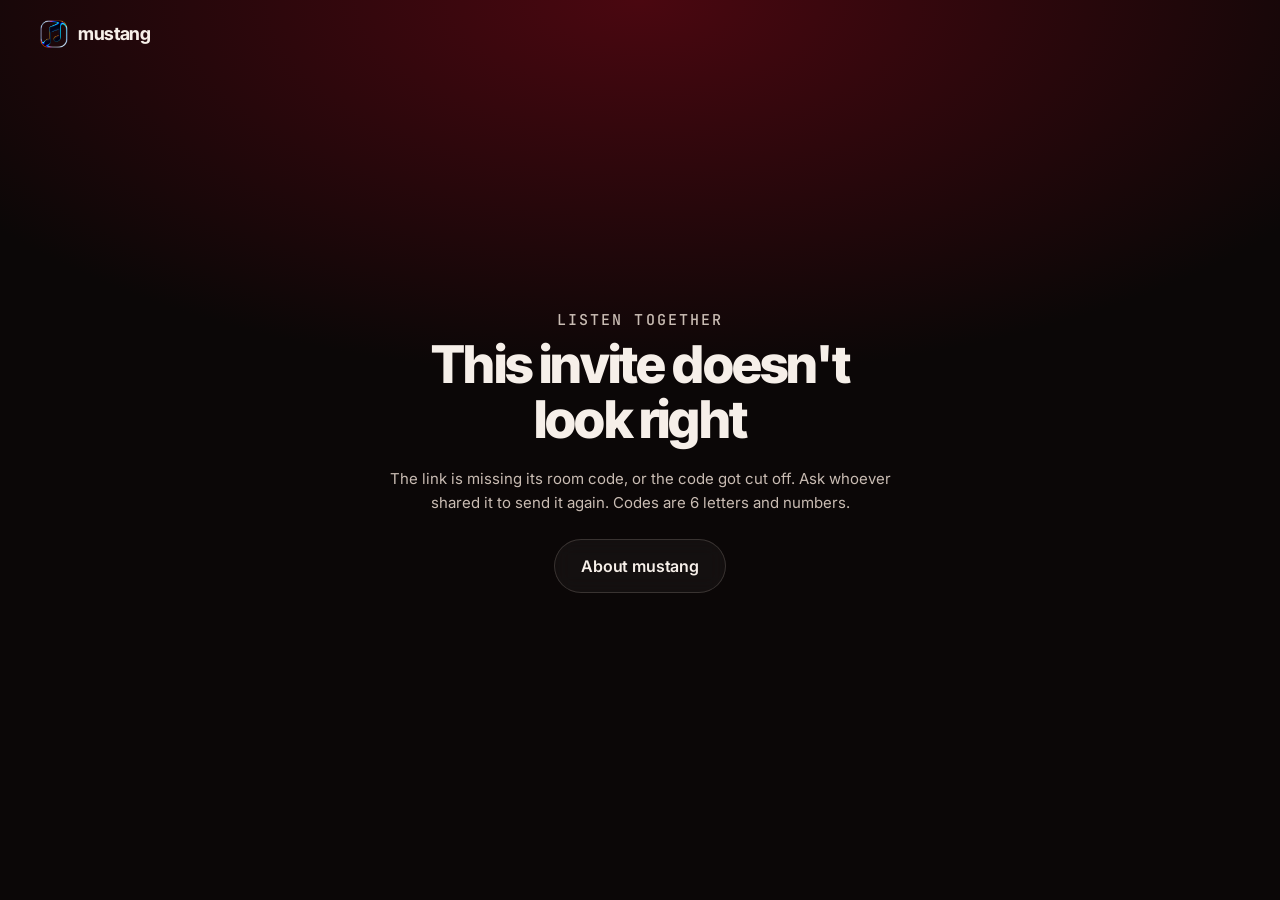
<file: site/jam/index.html>
<!doctype html>
<html lang="en">
<head>
<meta charset="utf-8">
<meta name="viewport" content="width=device-width, initial-scale=1, viewport-fit=cover">
<title>Join the jam · mustang</title>
<meta name="description" content="You've been invited to listen together in mustang.">
<meta name="robots" content="noindex">
<meta name="theme-color" content="#0b0707">
<meta name="color-scheme" content="dark">
<meta property="og:type" content="website">
<meta property="og:site_name" content="mustang">
<meta property="og:title" content="Join the jam on mustang">
<meta property="og:description" content="Listen together, in sync, in the mustang YouTube Music app.">
<meta property="og:image" content="https://grapedjuice.github.io/ytm-rs/og.png">
<link rel="icon" href="../favicon.ico" sizes="any">
<link rel="icon" type="image/png" sizes="32x32" href="../favicon-32.png">
<link rel="apple-touch-icon" href="../apple-touch-icon.png">
<link rel="preconnect" href="https://fonts.googleapis.com">
<link rel="preconnect" href="https://fonts.gstatic.com" crossorigin>
<link rel="stylesheet" href="https://fonts.googleapis.com/css2?family=Inter+Tight:wght@700;800&family=Inter:wght@400;500;600&family=JetBrains+Mono:wght@500&display=swap">
<link rel="stylesheet" href="../styles.css?v=__V__">
<style>
  body {
    min-height: 100vh; min-height: 100svh;
    display: flex; flex-direction: column;
    background: radial-gradient(90% 60% at 50% 0%, #4a0710 0%, var(--bg) 70%) var(--bg);
  }
  .jam-top { display: flex; padding: 20px var(--gutter); }
  .jam-top a { display: flex; align-items: center; gap: 10px; text-decoration: none; font: 700 18px/1 var(--display); letter-spacing: -0.02em; }
  .jam {
    flex: 1; display: grid; place-items: center;
    padding: 24px var(--gutter) 64px; text-align: center;
  }
  .jam__card { width: 100%; max-width: 520px; }
  .jam__eyebrow { margin: 0 0 10px; color: var(--muted); font: 500 13px/1 var(--mono); letter-spacing: 0.14em; text-transform: uppercase; }
  .jam h1 { margin: 0 0 20px; font: 800 clamp(34px, 8vw, 52px)/1.05 var(--display); letter-spacing: -0.035em; }
  .jam__code {
    display: inline-flex; gap: clamp(4px, 1.6vw, 10px); margin: 0 0 28px; padding: 0;
    font: 500 clamp(30px, 10vw, 54px)/1 var(--mono); list-style: none;
  }
  .jam__code li {
    display: grid; place-items: center;
    width: clamp(40px, 12vw, 66px); height: clamp(52px, 15vw, 80px);
    border: 1px solid var(--line-2); border-radius: 14px; background: var(--surface-2);
  }
  .jam__actions { display: flex; flex-wrap: wrap; justify-content: center; gap: 12px; margin-bottom: 22px; }
  .jam p { margin: 0 0 10px; color: var(--ink-2); font-size: 15px; }
  .jam p.jam__hint { color: var(--muted); font-size: 14px; }
  .jam strong { color: var(--ink); font-weight: 600; }
  .jam a.inline { color: var(--ink); text-underline-offset: 3px; }
  [hidden] { display: none !important; }
  @media (max-width: 420px) { .jam__actions .btn { width: 100%; } }
</style>
</head>
<body>
<header class="jam-top">
  <a href="../" aria-label="mustang home"><img src="../icon-192.png" alt="" width="28" height="28"><span>mustang</span></a>
</header>

<main class="jam">
  <div class="jam__card" id="ok" hidden>
    <p class="jam__eyebrow">Listen together</p>
    <h1>Join the jam</h1>
    <ol class="jam__code" id="code" aria-label="Room code"></ol>
    <div class="jam__actions">
      <a class="btn btn--primary btn--lg" id="open" href="#">Open in mustang</a>
    </div>
    <p>Don't have mustang? <a class="inline" href="https://github.com/grapedjuice/ytm-rs/releases/latest" rel="noopener">Download it</a> for Windows, macOS or Linux, then open this link again. On macOS, type the code under <strong>Listen together</strong> instead.</p>
    <p class="jam__hint">If mustang is already open, you can also type the code under <strong>Listen together</strong>.</p>
  </div>

  <div class="jam__card" id="bad" hidden>
    <p class="jam__eyebrow">Listen together</p>
    <h1>This invite doesn't look right</h1>
    <p>The link is missing its room code, or the code got cut off. Ask whoever shared it to send it again. Codes are 6 letters and numbers.</p>
    <div class="jam__actions" style="margin-top:24px">
      <a class="btn btn--ghost btn--lg" href="../">About mustang</a>
    </div>
  </div>
</main>

<script>
(function () {
  var ALPHABET = /^[ABCDEFGHJKMNPQRSTUVWXYZ23456789]{6}$/;
  var code = (new URLSearchParams(location.search).get('c') || '').trim().toUpperCase();
  if (!ALPHABET.test(code)) {
    document.getElementById('bad').hidden = false;
    return;
  }
  document.getElementById('ok').hidden = false;
  document.title = 'Join jam ' + code + ' · mustang';
  var list = document.getElementById('code');
  list.setAttribute('aria-label', 'Room code ' + code.split('').join(' '));
  code.split('').forEach(function (ch) {
    var li = document.createElement('li');
    li.textContent = ch;
    list.appendChild(li);
  });
  var app = 'ytm-rs://jam/' + code;
  var open = document.getElementById('open');
  open.href = app;
  open.addEventListener('click', function (e) { e.preventDefault(); location.href = app; });
  // mustang is a Windows app; elsewhere an unknown scheme only shows an error.
  if (/Windows/i.test(navigator.userAgent)) location.href = app;
})();
</script>
</body>
</html>
</file>
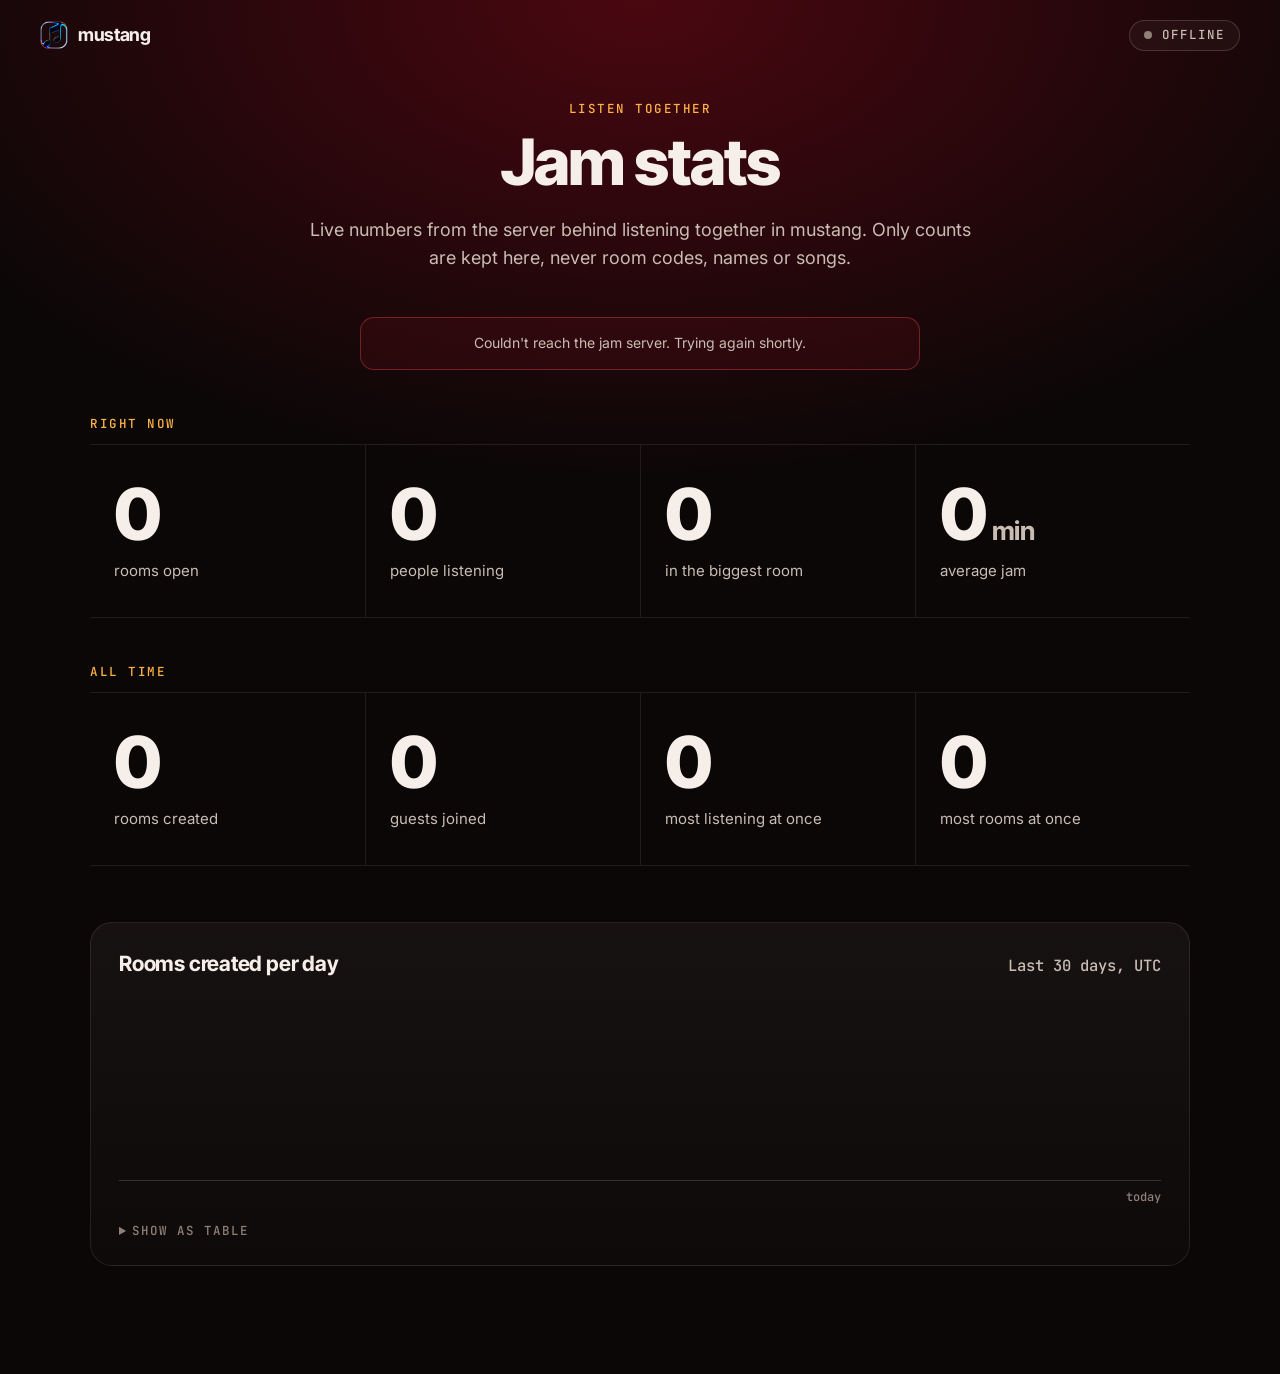
<file: site/jam/stats/index.html>
<!doctype html>
<html lang="en">
<head>
<meta charset="utf-8">
<meta name="viewport" content="width=device-width, initial-scale=1, viewport-fit=cover">
<title>Jam stats · mustang</title>
<meta name="description" content="Live numbers from mustang Listen together.">
<meta name="robots" content="noindex">
<meta name="theme-color" content="#0b0707">
<meta name="color-scheme" content="dark">
<link rel="icon" href="../../favicon.ico" sizes="any">
<link rel="icon" type="image/png" sizes="32x32" href="../../favicon-32.png">
<link rel="apple-touch-icon" href="../../apple-touch-icon.png">
<link rel="preconnect" href="https://fonts.googleapis.com">
<link rel="preconnect" href="https://fonts.gstatic.com" crossorigin>
<link rel="stylesheet" href="https://fonts.googleapis.com/css2?family=Inter+Tight:wght@700;800&family=Inter:wght@400;500;600&family=JetBrains+Mono:wght@500&display=swap">
<link rel="stylesheet" href="../../styles.css?v=__V__">
<style>
  body {
    min-height: 100vh; min-height: 100svh;
    background: radial-gradient(90% 50% at 50% 0%, #4a0710 0%, var(--bg) 70%) var(--bg);
  }
  .jam-top { display: flex; align-items: center; justify-content: space-between; gap: 16px; padding: 20px var(--gutter); }
  .jam-top a { display: flex; align-items: center; gap: 10px; text-decoration: none; font: 700 18px/1 var(--display); letter-spacing: -0.02em; }
  .wrap { max-width: var(--max); margin: 0 auto; padding: 32px var(--gutter) 80px; }
  .head { text-align: center; margin-bottom: 44px; }
  .head h2 { margin-bottom: 18px; }
  .live {
    display: inline-flex; align-items: center; gap: 10px; padding: 8px 14px; border-radius: 999px;
    border: 1px solid var(--line-2); background: var(--surface);
    font: 500 12.5px/1 var(--mono); letter-spacing: 0.08em; text-transform: uppercase; color: var(--ink-2);
  }
  .live i { width: 8px; height: 8px; border-radius: 50%; background: var(--red); box-shadow: 0 0 0 0 rgba(255, 36, 51, 0.6); animation: pulse 2s infinite; }
  .live.is-off i { background: var(--muted); animation: none; }
  @keyframes pulse { 70% { box-shadow: 0 0 0 10px rgba(255, 36, 51, 0); } 100% { box-shadow: 0 0 0 0 rgba(255, 36, 51, 0); } }
  @media (prefers-reduced-motion: reduce) { .live i { animation: none; } }

  .group-label { margin: 48px 0 0; }
  .stats { padding: 14px 0 0; }
  .stat__num small { white-space: nowrap; }

  .chart { margin-top: 56px; }
  .chart__head { display: flex; flex-wrap: wrap; align-items: baseline; justify-content: space-between; gap: 8px 24px; margin-bottom: 22px; }
  .chart__head h3 { margin: 0; font: 700 21px/1.2 var(--display); letter-spacing: -0.01em; }
  .chart__readout { margin: 0; color: var(--ink-2); font: 500 13px/1.4 var(--mono); font-variant-numeric: tabular-nums; }
  .chart:hover { transform: none; }
  .bars { position: relative; display: flex; align-items: flex-end; gap: 2px; height: 180px; padding-top: 8px; }
  .bars::before { content: ""; position: absolute; inset: auto 0 0 0; border-top: 1px solid var(--line-2); }
  .bar { flex: 1; height: 100%; display: flex; align-items: flex-end; cursor: default; }
  .bar span {
    display: block; width: 100%; min-height: 2px; border-radius: 4px 4px 0 0;
    background: linear-gradient(180deg, var(--red-2), #b3121d);
    transition: filter 0.2s, opacity 0.2s;
  }
  .bar.is-zero span { background: var(--line-2); }
  .bars:hover .bar span { opacity: 0.45; }
  .bars .bar:hover span, .bars .bar:focus-visible span { opacity: 1; filter: brightness(1.2); }
  .axis { display: flex; justify-content: space-between; margin-top: 10px; color: var(--muted); font: 500 12px/1 var(--mono); }
  .chart details { margin-top: 22px; color: var(--ink-2); font-size: 14px; }
  .chart summary { cursor: pointer; color: var(--muted); font: 500 12.5px/1 var(--mono); letter-spacing: 0.08em; text-transform: uppercase; }
  .chart table { width: 100%; margin-top: 14px; border-collapse: collapse; font-variant-numeric: tabular-nums; }
  .chart th, .chart td { padding: 8px 10px; border-bottom: 1px solid var(--line); text-align: right; }
  .chart th:first-child, .chart td:first-child { text-align: left; }
  .chart th { color: var(--muted); font: 500 12px/1 var(--mono); letter-spacing: 0.06em; text-transform: uppercase; }

  .foot { margin-top: 28px; text-align: center; color: var(--muted); font-size: 13px; }
  .err { max-width: 560px; margin: 0 auto 24px; padding: 14px 18px; border-radius: 14px; border: 1px solid rgba(255, 77, 77, 0.35); background: rgba(255, 36, 51, 0.08); color: var(--ink-2); text-align: center; font-size: 14px; }
  [hidden] { display: none !important; }
</style>
</head>
<body>
<header class="jam-top">
  <a href="../../" aria-label="mustang home"><img src="../../icon-192.png" alt="" width="28" height="28"><span>mustang</span></a>
  <span class="live" id="live"><i aria-hidden="true"></i><span id="live-text">Connecting</span></span>
</header>

<main class="wrap">
  <div class="head">
    <p class="eyebrow">Listen together</p>
    <h2>Jam stats</h2>
    <p class="lede">Live numbers from the server behind listening together in mustang. Only counts are kept here, never room codes, names or songs.</p>
  </div>

  <p class="err" id="err" hidden>Couldn't reach the jam server. Trying again shortly.</p>

  <p class="eyebrow group-label">Right now</p>
  <section class="stats" aria-label="Right now">
    <div class="stats__grid">
      <div class="stat"><span class="stat__num"><b data-k="live.rooms">0</b></span><span class="stat__label">rooms open</span></div>
      <div class="stat"><span class="stat__num"><b data-k="live.listeners">0</b></span><span class="stat__label">people listening</span></div>
      <div class="stat"><span class="stat__num"><b data-k="live.largest_room">0</b></span><span class="stat__label">in the biggest room</span></div>
      <div class="stat"><span class="stat__num"><b data-k="totals.avg_session_min" data-dec="1">0</b><small>min</small></span><span class="stat__label">average jam</span></div>
    </div>
  </section>

  <p class="eyebrow group-label">All time</p>
  <section class="stats" aria-label="All time">
    <div class="stats__grid">
      <div class="stat"><span class="stat__num"><b data-k="totals.rooms_created">0</b></span><span class="stat__label">rooms created</span></div>
      <div class="stat"><span class="stat__num"><b data-k="totals.guest_joins">0</b></span><span class="stat__label">guests joined</span></div>
      <div class="stat"><span class="stat__num"><b data-k="peaks.listeners">0</b></span><span class="stat__label">most listening at once</span></div>
      <div class="stat"><span class="stat__num"><b data-k="peaks.rooms">0</b></span><span class="stat__label">most rooms at once</span></div>
    </div>
  </section>

  <section class="card chart" aria-labelledby="chart-title">
    <div class="chart__head">
      <h3 id="chart-title">Rooms created per day</h3>
      <p class="chart__readout" id="readout">Last 30 days, UTC</p>
    </div>
    <div class="bars" id="bars" role="list" aria-label="Rooms created per day, last 30 days"></div>
    <div class="axis"><span id="axis-start"></span><span>today</span></div>
    <details>
      <summary>Show as table</summary>
      <table>
        <thead><tr><th>Day</th><th>Rooms</th><th>Joins</th><th>Peak listening</th></tr></thead>
        <tbody id="table"></tbody>
      </table>
    </details>
  </section>

  <p class="foot" id="foot"></p>
</main>

<script>
(function () {
  var API = 'https://ytm-rs-jam.grapedjuice.workers.dev/stats';
  var EVERY = 15000, DAYS = 30;
  var reduced = matchMedia('(prefers-reduced-motion: reduce)').matches;
  var $ = function (id) { return document.getElementById(id); };
  var shown = {}, fetchedAt = 0, since = null;

  function get(o, path) { return path.split('.').reduce(function (v, k) { return v == null ? v : v[k]; }, o); }
  function fmt(n, dec) { return n.toLocaleString('en-US', { minimumFractionDigits: dec, maximumFractionDigits: dec }); }

  // Spring toward the new value, like the number tickers on the home page.
  function animate(el, to, dec) {
    var key = el.dataset.k, from = shown[key] || 0;
    shown[key] = to;
    if (reduced || from === to) { el.textContent = fmt(to, dec); return; }
    var x = from, v = 0, last = performance.now();
    (function step(now) {
      var dt = Math.min(0.032, (now - last) / 1000); last = now;
      v += (-100 * (x - to) - 20 * v) * dt; x += v * dt;
      var done = Math.abs(x - to) < 0.02 && Math.abs(v) < 0.02;
      el.textContent = fmt(done ? to : Math.max(0, dec ? x : Math.round(x)), dec);
      if (!done) requestAnimationFrame(step);
    })(last);
  }

  function dayKey(d) { return d.toISOString().slice(0, 10); }
  function dayLabel(key) {
    return new Date(key + 'T00:00:00Z').toLocaleDateString(undefined, { month: 'short', day: 'numeric', timeZone: 'UTC' });
  }
  function plural(n, one) { return fmt(n, 0) + ' ' + one + (n === 1 ? '' : 's'); }

  function chart(daily, now) {
    var byDay = {};
    daily.forEach(function (d) { byDay[d.day] = d; });
    var days = [];
    for (var i = DAYS - 1; i >= 0; i--) {
      var key = dayKey(new Date(now - i * 864e5));
      days.push(byDay[key] || { day: key, rooms: 0, joins: 0, peak_listeners: 0 });
    }
    var max = Math.max(1, Math.max.apply(null, days.map(function (d) { return d.rooms; })));
    var bars = $('bars'), readout = $('readout');
    bars.textContent = '';
    days.forEach(function (d) {
      var desc = dayLabel(d.day) + ': ' + plural(d.rooms, 'room') + ', ' + plural(d.joins, 'join') + ', peak ' + fmt(d.peak_listeners, 0) + ' listening';
      var bar = document.createElement('div');
      bar.className = 'bar' + (d.rooms ? '' : ' is-zero');
      bar.tabIndex = 0;
      bar.setAttribute('role', 'listitem');
      bar.setAttribute('aria-label', desc);
      var fill = document.createElement('span');
      fill.style.height = (d.rooms / max * 100) + '%';
      bar.appendChild(fill);
      var show = function () { readout.textContent = desc; };
      bar.addEventListener('mouseenter', show);
      bar.addEventListener('focus', show);
      bars.appendChild(bar);
    });
    bars.onmouseleave = function () { readout.textContent = 'Last 30 days, UTC'; };
    $('axis-start').textContent = dayLabel(days[0].day);
    $('table').innerHTML = days.slice().reverse().filter(function (d) { return d.rooms || d.joins; }).map(function (d) {
      return '<tr><td>' + dayLabel(d.day) + '</td><td>' + d.rooms + '</td><td>' + d.joins + '</td><td>' + d.peak_listeners + '</td></tr>';
    }).join('') || '<tr><td colspan="4">No jams yet.</td></tr>';
  }

  function ago(ms) {
    var s = Math.round(ms / 1000);
    return s < 5 ? 'just now' : s < 60 ? s + 's ago' : Math.round(s / 60) + 'm ago';
  }
  function foot() {
    if (!fetchedAt) return;
    var started = since ? 'Counting since ' + new Date(since).toLocaleString(undefined, { dateStyle: 'medium', timeStyle: 'short' }) + '. ' : '';
    $('foot').textContent = started + 'Updated ' + ago(Date.now() - fetchedAt) + ', refreshes every 15 seconds.';
  }

  function load() {
    fetch(API, { cache: 'no-store' }).then(function (r) {
      if (!r.ok) throw new Error(r.status);
      return r.json();
    }).then(function (s) {
      document.querySelectorAll('[data-k]').forEach(function (el) {
        animate(el, +get(s, el.dataset.k) || 0, +(el.dataset.dec || 0));
      });
      chart(s.daily || [], s.now || Date.now());
      since = s.since; fetchedAt = Date.now();
      var n = s.live.listeners;
      $('live').classList.toggle('is-off', !n);
      $('live-text').textContent = n ? plural(n, 'listener') + ' live' : 'Nobody jamming';
      $('err').hidden = true;
      foot();
    }).catch(function () {
      $('err').hidden = false;
      $('live').classList.add('is-off');
      $('live-text').textContent = 'Offline';
    });
  }

  load();
  setInterval(function () { if (!document.hidden) load(); }, EVERY);
  document.addEventListener('visibilitychange', function () { if (!document.hidden) load(); });
  setInterval(foot, 1000);
})();
</script>
</body>
</html>
</file>
<file: site/vendor/lenis.css>
html.lenis,
html.lenis body {
  height: auto;
}

.lenis:not(.lenis-autoToggle).lenis-stopped {
  overflow: clip;
}

.lenis [data-lenis-prevent],
.lenis [data-lenis-prevent-wheel],
.lenis [data-lenis-prevent-touch],
.lenis [data-lenis-prevent-vertical],
.lenis [data-lenis-prevent-horizontal] {
  overscroll-behavior: contain;
}

.lenis.lenis-smooth iframe {
  pointer-events: none;
}

.lenis.lenis-autoToggle {
  transition-property: overflow;
  transition-duration: 1ms;
  transition-behavior: allow-discrete;
}
</file>
<file: site/styles.css>
/* mustang site. Plain CSS ports of the 21st.dev pieces used here:
   container-scroll-animation, number-ticker, feature108 tabs, glowing-effect,
   3d-marquee, animated-beam and border-beam. */

:root {
  --bg: #0b0707;
  --bg-2: #120b0b;
  --ink: #f6efe9;
  --ink-2: #c9bcb3;
  --muted: #8f8079;
  --line: rgba(255, 236, 225, 0.09);
  --line-2: rgba(255, 236, 225, 0.16);
  --surface: rgba(255, 240, 230, 0.035);
  --surface-2: rgba(255, 240, 230, 0.06);
  --red: #ff2433;
  --red-2: #ff4d4d;
  --amber: #ffb347;
  --pink: #ff5c8a;
  --radius: 22px;
  --max: 1180px;
  --gutter: clamp(16px, 4vw, 40px);
  --display: "Inter Tight", "Inter", system-ui, sans-serif;
  --sans: "Inter", system-ui, -apple-system, "Segoe UI", sans-serif;
  --mono: "JetBrains Mono", ui-monospace, "Cascadia Code", monospace;
  --jp: "Noto Sans JP", "Yu Gothic UI", "Hiragino Sans", "Meiryo", sans-serif;
  --ease: cubic-bezier(0.16, 1, 0.3, 1);
  color-scheme: dark;
}

*, *::before, *::after { box-sizing: border-box; }
html { -webkit-text-size-adjust: 100%; scroll-padding-top: 80px; }
body {
  margin: 0;
  background: var(--bg);
  color: var(--ink);
  font: 400 16px/1.6 var(--sans);
  -webkit-font-smoothing: antialiased;
  text-rendering: optimizeLegibility;
  overflow-x: clip;
}
img { display: block; max-width: 100%; height: auto; }
a { color: inherit; }
button { font: inherit; color: inherit; }
::selection { background: rgba(255, 36, 51, 0.45); color: #fff; }
:focus-visible { outline: 2px solid var(--amber); outline-offset: 3px; border-radius: 6px; }

.skip {
  position: absolute; left: 16px; top: -60px; z-index: 100;
  padding: 10px 14px; border-radius: 10px; background: #fff; color: #000; text-decoration: none; font-weight: 600;
}
.skip:focus { top: 12px; }

/* ---------- buttons ---------- */
.btn {
  --h: 44px;
  display: inline-flex; align-items: center; justify-content: center; gap: 10px;
  height: var(--h); padding: 0 20px; border-radius: 999px;
  font: 600 15px/1 var(--sans); letter-spacing: -0.01em; text-decoration: none; white-space: nowrap;
  border: 1px solid transparent; cursor: pointer;
  transition: transform 0.3s var(--ease), background-color 0.25s, border-color 0.25s, box-shadow 0.3s;
}
.btn:active { transform: scale(0.97); }
.btn--sm { --h: 36px; padding: 0 16px; font-size: 14px; }
.btn--lg { --h: 54px; padding: 0 26px; font-size: 16px; }
.btn--primary {
  background: #fff; color: #120606;
  box-shadow: 0 0 0 0 rgba(255, 36, 51, 0), 0 10px 30px -10px rgba(255, 60, 60, 0.6);
}
.btn--primary:hover { box-shadow: 0 0 0 6px rgba(255, 255, 255, 0.08), 0 14px 40px -10px rgba(255, 60, 60, 0.85); transform: translateY(-1px); }
.btn--ghost { background: rgba(255, 255, 255, 0.04); border-color: var(--line-2); color: var(--ink); backdrop-filter: blur(10px); }
.btn--ghost:hover { background: rgba(255, 255, 255, 0.09); border-color: rgba(255, 255, 255, 0.28); }

/* ---------- nav ---------- */
.nav {
  position: fixed; inset: 0 0 auto 0; z-index: 50;
  display: flex; align-items: center; gap: 24px;
  height: 64px; padding: 0 var(--gutter);
  transition: background-color 0.4s, border-color 0.4s, backdrop-filter 0.4s;
  border-bottom: 1px solid transparent;
}
.nav.is-scrolled {
  background: rgba(11, 7, 7, 0.62);
  backdrop-filter: blur(18px) saturate(1.4);
  -webkit-backdrop-filter: blur(18px) saturate(1.4);
  border-color: var(--line);
}
.nav__brand { display: flex; align-items: center; gap: 10px; text-decoration: none; font: 700 18px/1 var(--display); letter-spacing: -0.02em; }
.nav__links { display: flex; gap: 4px; margin: 0 auto; }
.nav__links a {
  padding: 8px 12px; border-radius: 999px; font-size: 14px; font-weight: 500; color: var(--ink-2); text-decoration: none;
  transition: color 0.2s, background-color 0.2s;
}
.nav__links a:hover { color: var(--ink); background: rgba(255, 255, 255, 0.06); }
.nav__actions { display: flex; align-items: center; gap: 10px; margin-left: auto; }
.nav__links + .nav__actions { margin-left: 0; }
.gh-pill {
  display: inline-flex; align-items: center; gap: 8px; height: 36px; padding: 0 12px;
  border-radius: 999px; border: 1px solid var(--line-2); background: rgba(255, 255, 255, 0.03);
  font-size: 13px; font-weight: 600; text-decoration: none; color: var(--ink-2);
  transition: border-color 0.2s, color 0.2s;
}
.gh-pill:hover { color: var(--ink); border-color: rgba(255, 255, 255, 0.3); }
.gh-pill__count { padding-left: 8px; border-left: 1px solid var(--line-2); font-variant-numeric: tabular-nums; color: var(--ink); }
@media (max-width: 860px) { .nav__links { display: none; } }
@media (max-width: 420px) { .gh-pill__label { display: none; } }

/* ---------- hero ---------- */
.hero { position: relative; padding: 140px var(--gutter) 0; isolation: isolate; }
.hero__bg {
  position: absolute; inset: 0 0 auto 0; height: min(1100px, 130vh); width: 100%; z-index: -2;
  -webkit-mask-image: linear-gradient(#000 55%, transparent);
  mask-image: linear-gradient(#000 55%, transparent);
  opacity: 0; transition: opacity 1.6s var(--ease);
}
.hero__bg.is-ready { opacity: 1; }
.hero__grain {
  position: absolute; inset: 0 0 auto 0; height: min(1100px, 130vh); z-index: -1; pointer-events: none; opacity: 0.22; mix-blend-mode: overlay;
  -webkit-mask-image: linear-gradient(#000 40%, transparent); mask-image: linear-gradient(#000 40%, transparent);
  background-image: url("data:image/svg+xml,%3Csvg xmlns='http://www.w3.org/2000/svg' width='160' height='160'%3E%3Cfilter id='n'%3E%3CfeTurbulence type='fractalNoise' baseFrequency='.9' numOctaves='2' stitchTiles='stitch'/%3E%3C/filter%3E%3Crect width='100%25' height='100%25' filter='url(%23n)'/%3E%3C/svg%3E");
}
.hero__inner { max-width: 1240px; margin: 0 auto; text-align: center; }
.chip {
  display: inline-flex; align-items: center; gap: 10px; padding: 6px 14px 6px 10px; margin-bottom: 28px;
  border-radius: 999px; border: 1px solid rgba(255, 255, 255, 0.16); background: rgba(10, 4, 4, 0.35);
  backdrop-filter: blur(12px); -webkit-backdrop-filter: blur(12px);
  font-size: 13px; font-weight: 500; color: var(--ink); text-decoration: none;
  transition: border-color 0.2s, background-color 0.2s;
}
.chip:hover { border-color: rgba(255, 255, 255, 0.32); background: rgba(10, 4, 4, 0.5); }
.chip__dot { width: 8px; height: 8px; border-radius: 50%; background: #4ade80; box-shadow: 0 0 0 4px rgba(74, 222, 128, 0.18); }
.chip__sep { width: 1px; height: 14px; background: rgba(255, 255, 255, 0.2); }
.chip__more { color: var(--ink-2); }

.hero__title {
  margin: 0; font: 800 clamp(44px, 7.4vw, 108px)/0.98 var(--display); letter-spacing: -0.035em;
  text-wrap: balance;
}
.kline { display: block; }
@media (min-width: 700px) { .kline { white-space: nowrap; } }
/* karaoke fill: each word lights left to right, like the app's active lyric line */
.kw {
  --p: 0;
  display: inline-block;
  color: transparent;
  background: linear-gradient(90deg, #fff calc(var(--p) * 100% - 6%), rgba(255, 255, 255, 0.28) calc(var(--p) * 100% + 6%));
  -webkit-background-clip: text; background-clip: text;
  padding-bottom: 0.08em;
  transform: translateY(calc((1 - var(--p)) * 0.04em));
}
.karaoke.no-js .kw, .no-motion .kw { --p: 1.2; }
.hero__sub {
  max-width: 640px; margin: 28px auto 0; font-size: clamp(17px, 2vw, 20px); line-height: 1.55; color: rgba(255, 243, 236, 0.82);
  text-wrap: pretty;
}
.hero__cta { display: flex; flex-wrap: wrap; justify-content: center; gap: 12px; margin-top: 36px; }
.hero__meta { margin: 18px 0 0; font-size: 13px; color: rgba(255, 243, 236, 0.6); }

/* container-scroll-animation */
.scrollframe { height: 150vh; margin-top: 40px; }
.scrollframe__stage { position: sticky; top: 9vh; perspective: 1200px; padding-bottom: 4vh; }
.device {
  --rot: 22deg; --scale: 1.04;
  margin: 0 auto; max-width: 1100px; border-radius: 22px; overflow: hidden;
  background: #151010; border: 1px solid rgba(255, 255, 255, 0.14);
  transform: rotateX(var(--rot)) scale(var(--scale)); transform-origin: 50% 0%;
  box-shadow: 0 0 #0000004d, 0 9px 20px #0000004a, 0 37px 37px #00000042, 0 84px 50px #00000026, 0 149px 60px #0000000a, 0 0 120px -20px rgba(255, 60, 40, 0.35);
  will-change: transform;
}
.device__bar {
  display: flex; align-items: center; gap: 7px; height: 34px; padding: 0 14px;
  background: #0d0909; border-bottom: 1px solid rgba(255, 255, 255, 0.07); font: 500 12px/1 var(--sans); color: var(--muted);
}
.device__bar i { width: 11px; height: 11px; border-radius: 50%; background: #3a2c2a; }
.device__bar span { margin-left: auto; margin-right: auto; transform: translateX(-24px); }
.device img { width: 100%; }
@media (max-width: 700px) {
  .scrollframe { height: auto; margin-top: 48px; }
  .scrollframe__stage { position: static; }
  .device { --rot: 0deg !important; --scale: 1 !important; border-radius: 14px; }
}

/* ---------- stats (number-ticker) ---------- */
.stats { padding: 40px var(--gutter) 30px; }
.stats__grid {
  max-width: var(--max); margin: 0 auto; display: grid; grid-template-columns: repeat(4, 1fr);
  border-top: 1px solid var(--line); border-bottom: 1px solid var(--line);
}
.stat { padding: 34px 24px; display: flex; flex-direction: column; gap: 8px; }
.stat + .stat { border-left: 1px solid var(--line); }
.stat__num { display: flex; align-items: baseline; gap: 6px; font: 800 clamp(44px, 5.6vw, 72px)/1 var(--display); letter-spacing: -0.035em; }
.stat__num b { font-weight: inherit; font-variant-numeric: tabular-nums; }
.stat__num small { font-size: 0.36em; letter-spacing: -0.01em; color: var(--ink-2); font-weight: 700; }
.stat__label { color: var(--ink-2); font-size: 15px; }
.stats__note { max-width: var(--max); margin: 14px auto 0; font-size: 12.5px; color: var(--muted); }
@media (max-width: 760px) {
  .stats__grid { grid-template-columns: 1fr 1fr; }
  .stat:nth-child(3) { border-left: 0; }
  .stat:nth-child(n + 3) { border-top: 1px solid var(--line); }
  .stat { padding: 26px 16px; }
}

/* ---------- feature rows ---------- */
.rows { max-width: var(--max); margin: 110px auto 0; display: grid; gap: clamp(72px, 9vw, 120px); }
.row { display: grid; grid-template-columns: minmax(0, 0.9fr) minmax(0, 1.1fr); gap: clamp(32px, 5vw, 72px); align-items: center; }
.row--flip .row__copy { order: 2; }
.row__copy .eyebrow { margin-bottom: 16px; }
.row__copy h3 { margin: 0 0 16px; font: 800 clamp(28px, 3.2vw, 42px)/1.08 var(--display); letter-spacing: -0.025em; text-wrap: balance; }
.row__copy > p:not(.eyebrow) { margin: 0; color: var(--ink-2); font-size: 17px; line-height: 1.6; text-wrap: pretty; }
.row__shot { margin: 0; border-radius: 16px; overflow: hidden; border: 1px solid var(--line-2); background: #151010; box-shadow: 0 40px 100px -40px rgba(0, 0, 0, 0.95), 0 0 100px -40px rgba(255, 60, 40, 0.35); }
.row__shot img { width: 100%; }
.feat__list { list-style: none; margin: 26px 0 0; padding: 0; display: grid; gap: 12px; }
.feat__list li { position: relative; padding-left: 26px; color: var(--ink-2); font-size: 15px; line-height: 1.5; }
.feat__list li::before {
  content: ""; position: absolute; left: 0; top: 4px; width: 15px; height: 15px; border-radius: 50%;
  background: radial-gradient(circle at 50% 50%, var(--amber) 0 3px, transparent 3.5px), rgba(255, 179, 71, 0.14);
}
.feat__list b { color: var(--ink); font-weight: 600; }
@media (max-width: 900px) {
  .rows { margin-top: 80px; gap: 64px; }
  .row { grid-template-columns: 1fr; gap: 28px; }
  .row--flip .row__copy { order: 0; }
}

/* ---------- section scaffolding ---------- */
.section { padding: 120px var(--gutter); }
.section__head { max-width: 820px; margin: 0 auto 56px; text-align: center; }
.eyebrow {
  margin: 0 0 14px; font: 500 12.5px/1 var(--mono); letter-spacing: 0.12em; text-transform: uppercase; color: var(--amber);
}
h2 {
  margin: 0; font: 800 clamp(36px, 5.4vw, 64px)/1.04 var(--display); letter-spacing: -0.03em; text-wrap: balance;
}
.lede { margin: 20px auto 0; max-width: 680px; color: var(--ink-2); font-size: 18px; text-wrap: pretty; }
.lede a { color: var(--ink); text-decoration-color: rgba(255, 255, 255, 0.3); text-underline-offset: 3px; }
.fineprint { max-width: 1100px; margin: 18px auto 0; text-align: center; font-size: 12.5px; color: var(--muted); }

/* ---------- lyrics demo ---------- */
.player {
  --accent: #ff2433;
  position: relative; isolation: isolate; overflow: hidden;
  max-width: 1100px; margin: 0 auto; border-radius: 26px;
  clip-path: inset(0 round 26px);
  border: 1px solid rgba(255, 255, 255, 0.1); background: #120808;
  box-shadow: 0 40px 120px -40px rgba(0, 0, 0, 0.9), 0 0 0 1px rgba(0, 0, 0, 0.4);
}
.player__bg { position: absolute; inset: 0; width: 100%; height: 100%; z-index: -2; border-radius: inherit; }
.player__scrim { position: absolute; inset: 0; z-index: -1; border-radius: inherit; background: rgba(0, 0, 0, var(--dim, 0.35)); transition: background-color 0.6s; }
.player__top { display: flex; align-items: center; justify-content: space-between; gap: 12px; padding: 18px 22px 0; }
.player__badge {
  font: 500 11px/1 var(--mono); letter-spacing: 0.1em; text-transform: uppercase; padding: 7px 10px; border-radius: 999px;
  background: rgba(0, 0, 0, 0.3); border: 1px solid rgba(255, 255, 255, 0.12); color: rgba(255, 255, 255, 0.8);
}
.player__toggles { display: flex; gap: 8px; }
.pill {
  height: 32px; padding: 0 14px; border-radius: 999px; border: 1px solid rgba(255, 255, 255, 0.18); cursor: pointer;
  background: rgba(255, 255, 255, 0.1); font-size: 13px; font-weight: 600; transition: background-color 0.2s, color 0.2s;
}
.pill[aria-pressed="true"] { background: #fff; color: #111; border-color: #fff; }
.player__body { display: grid; grid-template-columns: minmax(0, 0.85fr) minmax(0, 1.15fr); gap: clamp(20px, 4vw, 56px); padding: 22px clamp(20px, 4vw, 52px) 10px; }
.player__art { align-self: center; }
.player__cover {
  width: 100%; height: auto; aspect-ratio: 1; border-radius: var(--cover-r, 14px);
  box-shadow: 0 30px 60px -20px rgba(0, 0, 0, 0.7);
  transition: border-radius 0.5s var(--ease);
}
.player__meta { display: flex; flex-direction: column; gap: 2px; margin-top: 18px; }
.player__meta strong { font: 700 22px/1.2 var(--jp); letter-spacing: -0.01em; }
.player__meta strong span { font-family: var(--display); }
.player__meta > span { color: rgba(255, 255, 255, 0.65); font-size: 15px; }
.player__lyrics {
  position: relative; height: clamp(360px, 42vw, 470px); overflow: hidden; overflow: clip;
  margin: 0 -48px;
  -webkit-mask-image: linear-gradient(transparent, #000 14%, #000 80%, transparent);
  mask-image: linear-gradient(transparent, #000 14%, #000 80%, transparent);
}
.lyr__track { position: absolute; left: 48px; right: 48px; top: 0; transition: transform 0.75s var(--ease); will-change: transform; }
.lyr {
  --p: 0; --a: 0.35; --blur: 0px; --scale: 1;
  display: block; width: 100%; text-align: left; padding: 10px 0; margin: 0; border: 0; background: none; cursor: pointer;
  opacity: var(--a); filter: blur(var(--blur));
  transform: scale(var(--scale)); transform-origin: 0 50%;
  transition: opacity 0.6s var(--ease), filter 0.6s var(--ease), transform 0.6s var(--ease);
}
.lyr:not(.is-active):hover { --a: 0.75 !important; }
.lyr__jp {
  display: block; font: 700 clamp(22px, 2.6vw, 34px)/1.3 var(--jp); letter-spacing: 0.01em; color: #fff;
}
.lyr__ro { display: block; margin-top: 4px; font: 700 clamp(14px, 1.4vw, 17px)/1.35 var(--sans); color: rgba(255, 255, 255, 0.92); }
.lyr__tr { display: block; margin-top: 2px; font: 400 clamp(14px, 1.35vw, 16px)/1.35 var(--sans); color: rgba(255, 255, 255, 0.72); }
.lyr__jp { position: relative; }
.lyr.is-active .lyr__jp::before {
  content: attr(data-text); position: absolute; inset: 0; pointer-events: none;
  color: transparent; text-shadow: var(--glow, none);
}
.player:not(.show-romaji) .lyr__ro, .player:not(.show-trans) .lyr__tr { display: none; }
.lyr.is-active { --a: 1; }
/* active line fill (word-by-word sweep) */
.lyr__fill { position: relative; }
.lyr.is-active .lyr__fill {
  color: transparent;
  background: linear-gradient(90deg, var(--sung, #fff) calc(var(--p) * 100% - 4%), var(--unsung, rgba(255, 255, 255, 0.4)) calc(var(--p) * 100% + 4%));
  -webkit-background-clip: text; background-clip: text;
}

/* style: Apple Music, tposejank (blur 2, upcoming only, inactive .2, past 0) */
.player[data-theme="apple"] { --dim: 0.42; }
.player[data-theme="apple"] .lyr__jp { font-size: clamp(25px, 3vw, 40px); }
/* style: Lyric Glow, MatiuxXcd */
.player[data-theme="glow"] { --dim: 0.52; }
.player[data-theme="glow"] .lyr.is-active { --scale: 1.05; }
.player[data-theme="glow"] .lyr.is-active { --glow: 0 0 10px rgba(103, 217, 255, 0.8), 0 0 26px rgba(103, 217, 255, 0.5); }
/* style: Burn, semicolonhope */
.player[data-theme="burn"] { --dim: 0.75; --sung: #ffd6a8; --unsung: #fff; }
.player[data-theme="burn"] .lyr__jp, .player[data-theme="burn"] .lyr__ro { font-family: var(--jp); }
.player[data-theme="burn"] .lyr.is-active { --glow: 0 0 8px rgba(255, 106, 0, 0.95), 0 0 26px rgba(255, 60, 0, 0.6); }
.player[data-theme="burn"] .lyr.is-past .lyr__jp { color: #5a1420; }
/* style: Opacity Based Karaoke, semicolonhope */
.player[data-theme="karaoke"] { --dim: 0.22; --sung: #dedede; --unsung: rgba(255, 255, 255, 0.18); }
/* style: Spotlight, boidushya (blur 2.5 on past lines) */
.player[data-theme="spotlight"] { --dim: 0.45; }

.player__bar { display: flex; align-items: center; gap: 14px; padding: 14px clamp(20px, 4vw, 52px) 22px; }
.playbtn {
  flex: none; width: 46px; height: 46px; border-radius: 50%; border: 0; cursor: pointer; display: grid; place-items: center;
  background: #fff; color: #111; transition: transform 0.2s var(--ease);
}
.playbtn:hover { transform: scale(1.06); }
.playbtn .i-play { display: none; }
.playbtn.is-paused .i-play { display: block; }
.playbtn.is-paused .i-pause { display: none; }
.player__time { font: 500 12px/1 var(--mono); color: rgba(255, 255, 255, 0.7); min-width: 34px; font-variant-numeric: tabular-nums; }
.player__progress { flex: 1; height: 18px; display: flex; align-items: center; cursor: pointer; }
.player__progress::before { content: ""; position: absolute; }
.player__progress { position: relative; }
.player__progress::after { content: ""; position: absolute; left: 0; right: 0; height: 4px; border-radius: 4px; background: rgba(255, 255, 255, 0.2); }
.player__progress i { position: relative; z-index: 1; display: block; height: 4px; border-radius: 4px; width: 0; background: var(--accent); box-shadow: 0 0 12px var(--accent); }

.themepick { max-width: 1100px; margin: 18px auto 0; display: grid; grid-template-columns: repeat(6, 1fr); gap: 8px; }
.themepick button {
  display: flex; flex-direction: column; align-items: flex-start; gap: 2px; padding: 12px 14px; border-radius: 14px; cursor: pointer;
  background: var(--surface); border: 1px solid var(--line); text-align: left; transition: background-color 0.2s, border-color 0.2s;
}
.themepick button:hover { background: var(--surface-2); }
.themepick button[aria-checked="true"] { border-color: rgba(255, 255, 255, 0.5); background: rgba(255, 255, 255, 0.08); }
.themepick b { font-size: 14px; font-weight: 600; }
.themepick span { font-size: 12px; color: var(--muted); }
@media (max-width: 900px) {
  .player__body { grid-template-columns: 1fr; }
  .player__art { display: flex; align-items: center; gap: 16px; }
  .player__cover { width: 96px; }
  .player__meta { margin-top: 0; }
  .themepick { grid-template-columns: repeat(3, 1fr); }
}
@media (max-width: 480px) {
  .player__top { flex-direction: column; align-items: flex-start; }
  .themepick { grid-template-columns: repeat(2, 1fr); }
}

/* ---------- bento + glowing-effect ---------- */
.bento { max-width: var(--max); margin: 0 auto; display: grid; grid-template-columns: repeat(3, 1fr); gap: 14px; }
.card {
  --start: 0; --active: 0; --spread: 40; --bw: 1.5px;
  position: relative; padding: 28px; border-radius: var(--radius);
  background: linear-gradient(180deg, rgba(255, 240, 230, 0.05), rgba(255, 240, 230, 0.015));
  border: 1px solid var(--line);
  transition: transform 0.4s var(--ease), border-color 0.3s;
}
.card:hover { transform: translateY(-3px); }
.card::after {
  content: ""; position: absolute; inset: calc(-1 * var(--bw)); border-radius: inherit; pointer-events: none;
  border: var(--bw) solid transparent;
  background:
    radial-gradient(circle, #ff2433 10%, #ff243300 20%),
    radial-gradient(circle at 40% 40%, #ffb347 5%, #ffb34700 15%),
    radial-gradient(circle at 60% 60%, #ff5c8a 10%, #ff5c8a00 20%),
    repeating-conic-gradient(from 236.84deg at 50% 50%, #ff2433 0%, #ffb347 5%, #ff5c8a 10%, #ff7a1a 15%, #ff2433 20%);
  background-attachment: fixed;
  opacity: var(--active); transition: opacity 0.3s;
  --cone: conic-gradient(from calc((var(--start) - var(--spread)) * 1deg), #0000 0deg, #fff, #0000 calc(var(--spread) * 2deg));
  -webkit-mask-image: var(--cone), linear-gradient(#000 0 0), linear-gradient(#000 0 0);
  mask-image: var(--cone), linear-gradient(#000 0 0), linear-gradient(#000 0 0);
  -webkit-mask-clip: border-box, padding-box, border-box; mask-clip: border-box, padding-box, border-box;
  -webkit-mask-composite: source-in, xor, source-over; mask-composite: intersect, exclude, add;
}
.card--wide { grid-column: span 2; }
.card__icon {
  display: grid; place-items: center; width: 42px; height: 42px; border-radius: 12px; margin-bottom: 22px;
  background: linear-gradient(140deg, rgba(255, 36, 51, 0.25), rgba(255, 179, 71, 0.12)); border: 1px solid rgba(255, 120, 90, 0.25);
}
.card__icon svg { width: 20px; height: 20px; fill: none; stroke: #ffd2c4; stroke-width: 1.8; stroke-linecap: round; stroke-linejoin: round; }
.card h3 { margin: 0 0 8px; font: 700 21px/1.2 var(--display); letter-spacing: -0.01em; }
.card p { margin: 0; color: var(--ink-2); font-size: 15.5px; line-height: 1.6; }
@media (max-width: 900px) {
  .bento { grid-template-columns: 1fr 1fr; }
}
@media (max-width: 620px) {
  .bento { grid-template-columns: 1fr; }
  .card--wide { grid-column: auto; }
  .card { padding: 22px; }
}

/* ---------- themes (3d-marquee) ---------- */
.themes__split { max-width: var(--max); margin: 0 auto; display: grid; grid-template-columns: 0.9fr 1.1fr; gap: 40px; align-items: center; }
.themes__copy h2 { text-align: left; }
.themes__copy .lede { margin-left: 0; }
.themes__all { margin-top: 28px; }
.themes__all summary {
  display: inline-flex; align-items: center; gap: 10px; height: 40px; padding: 0 16px; border-radius: 999px; cursor: pointer;
  list-style: none; border: 1px solid var(--line-2); background: var(--surface); font-size: 14px; font-weight: 600; color: var(--ink-2);
  transition: color 0.2s, border-color 0.2s;
}
.themes__all summary::-webkit-details-marker { display: none; }
.themes__all summary::after {
  content: ""; width: 7px; height: 7px; margin-top: -3px;
  border-right: 2px solid currentColor; border-bottom: 2px solid currentColor; transform: rotate(45deg); transition: transform 0.3s var(--ease);
}
.themes__all[open] summary::after { transform: rotate(-135deg); margin-top: 3px; }
.themes__all summary:hover { color: var(--ink); border-color: rgba(255, 255, 255, 0.3); }
.themes__names { list-style: none; margin: 16px 0 0; padding: 0; display: flex; flex-wrap: wrap; gap: 6px; }
.themes__names li {
  display: inline-flex; align-items: baseline; gap: 6px; padding: 6px 11px; border-radius: 999px;
  background: var(--surface); border: 1px solid var(--line); font-size: 13px;
}
.themes__names b { font-weight: 600; }
.themes__names span { color: var(--muted); font-size: 11.5px; }
.marquee3d {
  position: relative; height: 640px; overflow: hidden; border-radius: 28px;
  -webkit-mask-image: radial-gradient(closest-side, #000 50%, transparent);
  mask-image: radial-gradient(closest-side, #000 50%, transparent);
}
.marquee3d__plane {
  position: absolute; left: 50%; top: 50%; width: 1500px;
  display: grid; grid-template-columns: repeat(5, 1fr); gap: 18px;
  transform: translate(-50%, -50%) rotateX(48deg) rotateZ(-38deg) scale(0.92);
  transform-style: preserve-3d;
}
.marquee3d__col { display: flex; flex-direction: column; gap: 18px; animation: mq var(--dur) linear infinite; will-change: transform; }
.marquee3d__col:nth-child(even) { animation-direction: reverse; }
.marquee3d__col img { width: 100%; aspect-ratio: 8 / 5; object-fit: cover; border-radius: 12px; border: 1px solid rgba(255, 255, 255, 0.12); box-shadow: 0 20px 40px -10px rgba(0, 0, 0, 0.8); }
@keyframes mq { from { transform: translateY(0); } to { transform: translateY(calc(-25% - 4.5px)); } }
@media (max-width: 960px) {
  .themes__split { grid-template-columns: 1fr; }
  .marquee3d { height: 420px; order: -1; }
}

.showcase { max-width: 1100px; margin: 72px auto 0; }
.showcase__tabs { display: flex; gap: 6px; flex-wrap: wrap; justify-content: center; margin-bottom: 18px; }
.showcase__tabs button {
  height: 36px; padding: 0 15px; border-radius: 999px; border: 1px solid var(--line); background: var(--surface);
  font-size: 13.5px; font-weight: 500; color: var(--ink-2); cursor: pointer; transition: all 0.2s;
}
.showcase__tabs button:hover { color: var(--ink); }
.showcase__tabs button[aria-selected="true"] { background: #fff; color: #111; border-color: #fff; }
.showcase__frame {
  position: relative; aspect-ratio: 16 / 9; border-radius: 20px; overflow: hidden; border: 1px solid var(--line-2);
  box-shadow: 0 50px 120px -40px rgba(0, 0, 0, 0.9);
}
.showcase__frame img { position: absolute; inset: 0; width: 100%; height: 100%; object-fit: cover; opacity: 0; transform: scale(1.015); transition: opacity 0.6s var(--ease), transform 0.9s var(--ease); }
.showcase__frame img.is-on { opacity: 1; transform: none; }

/* ---------- engine (animated-beam) ---------- */
.beams {
  position: relative; max-width: 980px; margin: 0 auto; padding: 30px 0;
  display: grid; grid-template-columns: 1fr auto 1fr; align-items: center; gap: clamp(30px, 9vw, 120px);
}
.beams__svg { position: absolute; inset: 0; width: 100%; height: 100%; pointer-events: none; overflow: visible; }
.beams__svg .track { fill: none; stroke: rgba(255, 255, 255, 0.1); stroke-width: 1.5; }
.beams__svg .pulse { fill: none; stroke: var(--pc, #ff4a3a); stroke-width: 2.4; stroke-linecap: round; stroke-dasharray: 90 1000; filter: drop-shadow(0 0 5px var(--pc, #ff2433)); animation: beam var(--d, 3.6s) var(--delay, 0s) cubic-bezier(0.5, 0, 0.3, 1) infinite; }
@keyframes beam { from { stroke-dashoffset: 90; } to { stroke-dashoffset: -1000; } }
.beams__col { display: flex; flex-direction: column; gap: 26px; position: relative; z-index: 1; }
.node {
  display: flex; align-items: center; gap: 12px; padding: 14px 16px; border-radius: 16px;
  background: rgba(20, 12, 12, 0.85); border: 1px solid var(--line-2); backdrop-filter: blur(8px);
}
.node b { display: block; font-size: 14.5px; font-weight: 600; }
.node small { display: block; font: 400 11.5px/1.3 var(--mono); color: var(--muted); }
.node__dot { flex: none; width: 10px; height: 10px; border-radius: 50%; background: var(--amber); box-shadow: 0 0 12px var(--amber); }
.beams__col:last-child .node { flex-direction: row-reverse; text-align: right; }
.beams__col:last-child .node__dot { background: var(--red); box-shadow: 0 0 12px var(--red); }
.beams__hub {
  position: relative; z-index: 1; display: flex; flex-direction: column; align-items: center; gap: 6px;
  width: 168px; padding: 26px 18px; border-radius: 28px; text-align: center;
  background: radial-gradient(circle at 50% 0%, rgba(255, 36, 51, 0.25), rgba(20, 10, 10, 0.95) 70%);
  border: 1px solid rgba(255, 90, 80, 0.35); box-shadow: 0 0 80px -10px rgba(255, 36, 51, 0.45);
}
.beams__hub b { font: 800 20px/1 var(--display); letter-spacing: -0.01em; margin-top: 6px; }
.beams__hub small { font: 400 11.5px/1 var(--mono); color: var(--ink-2); }
@media (max-width: 760px) {
  .beams { grid-template-columns: 1fr; gap: 40px; justify-items: center; }
  .beams__col { width: 100%; max-width: 360px; gap: 12px; }
  .beams__col:last-child .node { flex-direction: row; text-align: left; }
}

.notes { max-width: var(--max); margin: 72px auto 0; display: grid; grid-template-columns: repeat(3, 1fr); gap: 1px; background: var(--line); border: 1px solid var(--line); border-radius: var(--radius); overflow: hidden; }
.note { background: var(--bg); padding: 30px 28px; transition: background-color 0.3s; }
.note:hover { background: #140c0c; }
.note__k { font: 500 11.5px/1 var(--mono); letter-spacing: 0.08em; color: var(--amber); }
.note__k::before { content: "// "; color: var(--muted); }
.note h3 { margin: 14px 0 8px; font: 700 20px/1.25 var(--display); letter-spacing: -0.01em; }
.note p { margin: 0; color: var(--ink-2); font-size: 15px; }
@media (max-width: 900px) { .notes { grid-template-columns: 1fr 1fr; } }
@media (max-width: 600px) { .notes { grid-template-columns: 1fr; } }

/* ---------- download (border-beam) ---------- */
.dl {
  position: relative; max-width: 820px; margin: 0 auto; padding: clamp(36px, 6vw, 64px) clamp(20px, 5vw, 56px);
  border-radius: 32px; text-align: center; isolation: isolate;
  background:
    radial-gradient(120% 80% at 50% 0%, rgba(255, 36, 51, 0.22), transparent 60%),
    linear-gradient(180deg, #160c0c, #0e0808);
  border: 1px solid var(--line-2);
}
.dl__beam {
  position: absolute; inset: 0; border-radius: inherit; pointer-events: none;
  border: 1.5px solid transparent;
  -webkit-mask: linear-gradient(#000 0 0) padding-box, linear-gradient(#000 0 0) border-box;
  -webkit-mask-composite: xor;
  mask: linear-gradient(#000 0 0) padding-box exclude, linear-gradient(#000 0 0) border-box;
}
.dl__beam::after {
  content: ""; position: absolute; width: 220px; aspect-ratio: 1;
  background: linear-gradient(to left, var(--amber), var(--red), transparent);
  offset-path: rect(0 auto auto 0 round 220px); offset-anchor: 90% 50%;
  animation: borderbeam 9s linear infinite;
}
@keyframes borderbeam { to { offset-distance: 100%; } }
.dl__icon { margin: 0 auto 18px; width: 96px; filter: drop-shadow(0 18px 40px rgba(255, 0, 0, 0.45)); }
.dl__ver { margin: 14px 0 0; font: 500 13.5px/1.4 var(--mono); color: var(--ink-2); }
.dl__cta { display: flex; flex-wrap: wrap; justify-content: center; gap: 12px; margin-top: 30px; }
.dl__small { max-width: 520px; margin: 18px auto 0; font-size: 13.5px; color: var(--muted); }
.dl__small a, .build p a { color: var(--ink-2); text-underline-offset: 3px; }
.platforms { display: grid; grid-template-columns: repeat(3, 1fr); gap: 12px; margin-top: 30px; }
.platform {
  display: flex; flex-direction: column; align-items: center; gap: 4px; padding: 22px 14px 18px; border-radius: 18px;
  text-decoration: none; background: rgba(255, 255, 255, 0.035); border: 1px solid var(--line-2);
  transition: transform 0.3s var(--ease), background-color 0.25s, border-color 0.25s, box-shadow 0.3s;
}
.platform:hover { transform: translateY(-2px); background: rgba(255, 255, 255, 0.07); border-color: rgba(255, 255, 255, 0.28); }
.platform svg { width: 28px; height: 28px; margin-bottom: 8px; color: var(--ink); }
.platform b { font: 700 17px/1.2 var(--display); }
.platform small { font-size: 12.5px; color: var(--muted); }
.platform.is-yours { background: #fff; border-color: #fff; color: #120606; box-shadow: 0 14px 40px -12px rgba(255, 60, 60, 0.7); }
.platform.is-yours svg { color: #120606; }
.platform.is-yours small { color: #5b4a46; }
@media (max-width: 560px) { .platforms { grid-template-columns: 1fr; } .platform { flex-direction: row; flex-wrap: wrap; justify-content: center; column-gap: 10px; } .platform svg { margin-bottom: 0; width: 22px; height: 22px; } .platform small { flex-basis: 100%; text-align: center; } }
.build { margin-top: 44px; text-align: left; border-radius: 18px; border: 1px solid var(--line-2); background: rgba(0, 0, 0, 0.35); overflow: hidden; }
.build__head { display: flex; justify-content: space-between; align-items: center; padding: 10px 12px 10px 18px; border-bottom: 1px solid var(--line); font: 500 12.5px/1 var(--mono); color: var(--ink-2); }
.copy { height: 30px; padding: 0 12px; border-radius: 8px; border: 1px solid var(--line-2); background: rgba(255, 255, 255, 0.05); cursor: pointer; font: 500 12px/1 var(--mono); }
.copy:hover { background: rgba(255, 255, 255, 0.1); }
.build pre { margin: 0; padding: 18px; overflow-x: auto; font: 400 14px/1.75 var(--mono); color: #fbe9df; }
.c-p { color: var(--red-2); user-select: none; }
.build p { margin: 0; padding: 0 18px 16px; font-size: 13.5px; color: var(--muted); }
.build code { font-family: var(--mono); }

/* ---------- faq ---------- */
.faq__list { max-width: 820px; margin: 0 auto; border-top: 1px solid var(--line); }
.faq details { border-bottom: 1px solid var(--line); }
.faq summary {
  list-style: none; cursor: pointer; padding: 24px 44px 24px 0; position: relative;
  font: 600 19px/1.35 var(--display); letter-spacing: -0.005em;
}
.faq summary::-webkit-details-marker { display: none; }
.faq summary::after {
  content: ""; position: absolute; right: 6px; top: 50%; width: 12px; height: 12px; margin-top: -8px;
  border-right: 2px solid var(--ink-2); border-bottom: 2px solid var(--ink-2); transform: rotate(45deg); transition: transform 0.35s var(--ease);
}
.faq details.is-open summary::after, .faq details:not(.js)[open] summary::after { transform: rotate(-135deg); margin-top: -2px; }
.faq__a { overflow: hidden; }
.faq__a p { margin: 0; padding: 0 0 24px; color: var(--ink-2); max-width: 680px; }

/* ---------- footer ---------- */
.footer { border-top: 1px solid var(--line); padding: 56px var(--gutter) 64px; }
.footer__inner { max-width: var(--max); margin: 0 auto; display: grid; grid-template-columns: 1fr auto; gap: 28px 40px; align-items: center; }
.footer__brand { display: flex; align-items: center; gap: 12px; }
.footer__brand b { display: block; font: 700 17px/1.2 var(--display); }
.footer__brand span { font-size: 14px; color: var(--muted); }
.footer__links { display: flex; flex-wrap: wrap; gap: 6px 22px; }
.footer__links a { color: var(--ink-2); text-decoration: none; font-size: 14px; }
.footer__links a:hover { color: var(--ink); }
.footer__fine { grid-column: 1 / -1; margin: 0; font-size: 12.5px; color: var(--muted); max-width: 760px; }
.footer__fine a { color: var(--ink-2); }
@media (max-width: 700px) { .footer__inner { grid-template-columns: 1fr; } }

/* ---------- entrance ---------- */
.rise { opacity: 0; transform: translateY(28px); transition: opacity 0.9s var(--ease), transform 0.9s var(--ease); }
.rise.in { opacity: 1; transform: none; }

@media (prefers-reduced-motion: reduce) {
  *, *::before, *::after { animation-duration: 0.001s !important; animation-iteration-count: 1 !important; transition-duration: 0.001s !important; }
  .scrollframe { height: auto; }
  .scrollframe__stage { position: static; }
  .device { --rot: 0deg !important; --scale: 1 !important; }
  .rise { opacity: 1; transform: none; }
}
.build, .build pre { min-width: 0; max-width: 100%; }
.build p code { overflow-wrap: anywhere; }
#linux-cmd { white-space: pre-wrap; overflow-wrap: anywhere; }
.dl { min-width: 0; overflow: hidden; }
</file>
